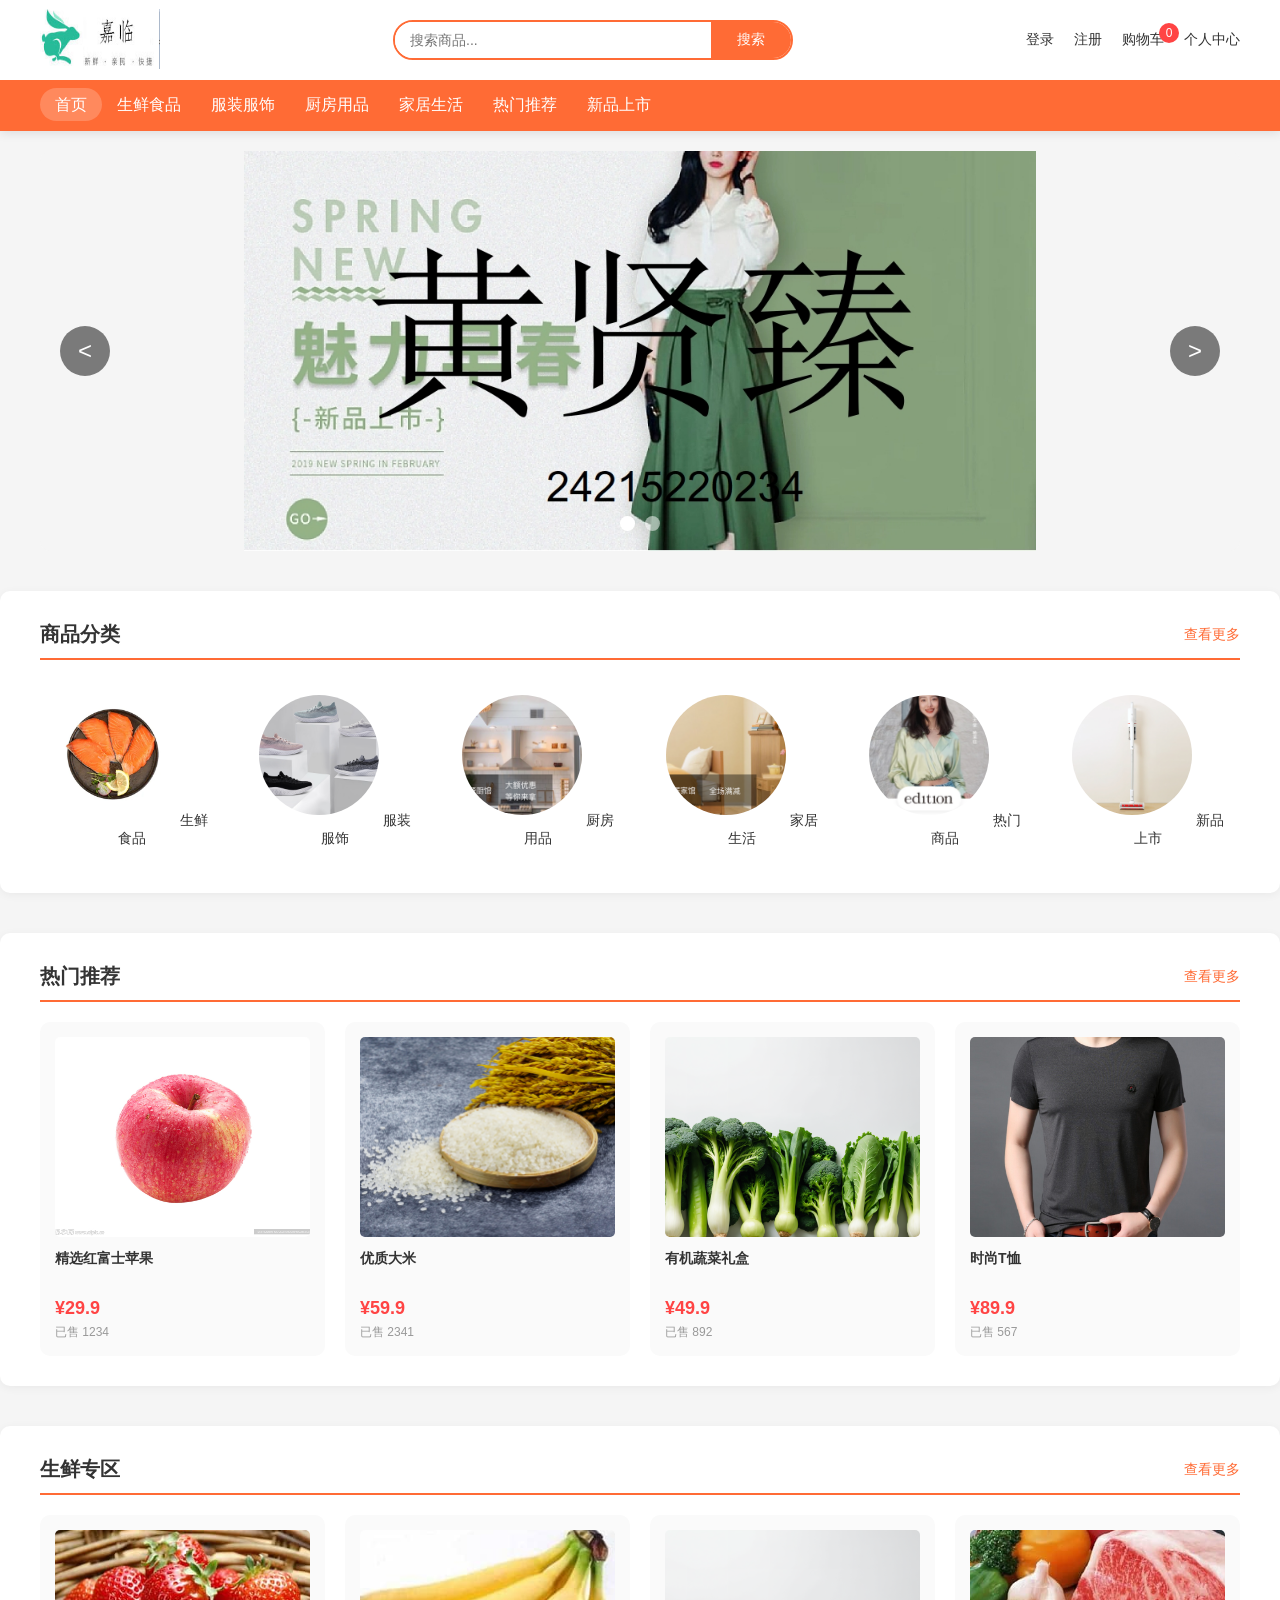
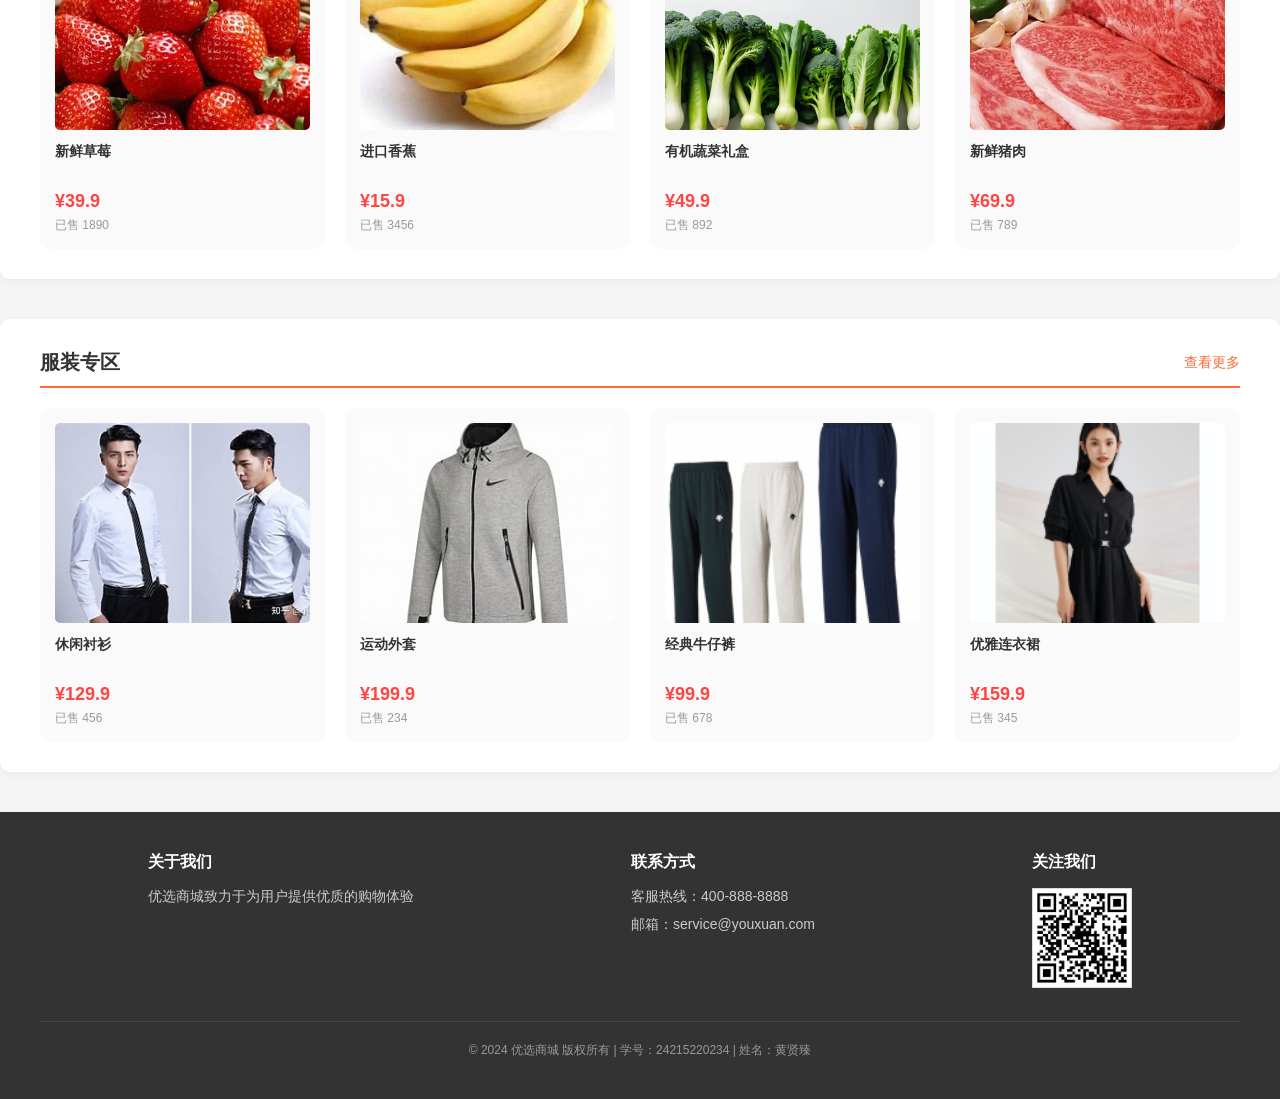
<file: index.html>
<!DOCTYPE html>
<html lang="zh-CN">
<head>
    <meta charset="UTF-8">
    <meta name="viewport" content="width=device-width, initial-scale=1.0">
    <title>优选商城 - 您的品质生活专家</title>
    <link rel="stylesheet" href="css/style.css">
    <link rel="stylesheet" href="css/index.css">
</head>
<body>
    <!-- 顶部导航栏 -->
    <header class="header">
        <div class="header-top">
            <div class="container">
                <div class="header-left">
                    <a href="#" class="logo">
                        <img src="images/LOGO.PNG" alt="优选商城">
                    </a>
                </div>
                <div class="header-center">
                    <div class="search-box">
                        <input type="text" id="search-input" placeholder="搜索商品...">
                        <button id="search-btn">搜索</button>
                    </div>
                </div>
                <div class="header-right">
                    <a href="login.html" class="nav-link">登录</a>
                    <a href="register.html" class="nav-link">注册</a>
                    <a href="cart.html" class="nav-link cart-icon">
                        <span>购物车</span>
                        <span class="cart-count">0</span>
                    </a>
                    <a href="profile.html" class="nav-link">个人中心</a>
                </div>
            </div>
        </div>
        
        <!-- 分类导航 -->
        <nav class="category-nav">
            <div class="container">
                <ul class="category-list">
                    <li><a href="index.html" class="active">首页</a></li>
                    <li><a href="product.html?category=fresh">生鲜食品</a></li>
                    <li><a href="product.html?category=clothes">服装服饰</a></li>
                    <li><a href="product.html?category=kitchen">厨房用品</a></li>
                    <li><a href="product.html?category=home">家居生活</a></li>
                    <li><a href="product.html?category=hot">热门推荐</a></li>
                    <li><a href="product.html?category=new">新品上市</a></li>
                </ul>
            </div>
        </nav>
    </header>

    <!-- 轮播图区域 -->
    <section class="carousel-section">
        <div class="container">
            <div class="carousel-wrapper" id="carousel">
                <div class="carousel-track">
                    <div class="carousel-item active">
                        <img src="images/banner1.jpeg" alt="轮播图1">
                    </div>
                    <div class="carousel-item">
                        <img src="images/banner_1.png" alt="轮播图2">
                    </div>
                </div>
                <button class="carousel-prev" id="prev-btn">&lt;</button>
                <button class="carousel-next" id="next-btn">&gt;</button>
                <div class="carousel-indicators" id="indicators">
                    <span class="indicator active" data-index="0"></span>
                    <span class="indicator" data-index="1"></span>
                </div>
            </div>
        </div>
    </section>

    <!-- 商品分类区域 -->
    <section class="category-section">
        <div class="container">
            <div class="section-title">
                <h2>商品分类</h2>
                <span class="more">查看更多</span>
            </div>
            <div class="category-grid">
                <div class="category-item">
                    <img src="images/fresh_goods_1.jpg" alt="生鲜">
                    <span>生鲜食品</span>
                </div>
                <div class="category-item">
                    <img src="images/clothes1.png" alt="服装">
                    <span>服装服饰</span>
                </div>
                <div class="category-item">
                    <img src="images/kitchen_left.png" alt="厨房">
                    <span>厨房用品</span>
                </div>
                <div class="category-item">
                    <img src="images/home_left.png" alt="家居">
                    <span>家居生活</span>
                </div>
                <div class="category-item">
                    <img src="images/hot1.png" alt="热门">
                    <span>热门商品</span>
                </div>
                <div class="category-item">
                    <img src="images/new_goods_1.jpg" alt="新品">
                    <span>新品上市</span>
                </div>
            </div>
        </div>
    </section>

   <!-- 热门商品区域 -->
<section class="hot-section">
    <div class="container">
        <div class="section-title">
            <h2>热门推荐</h2>
            <span class="more">查看更多</span>
        </div>
        <div class="product-grid">
            <div class="product-item">
                <a href="product-detail.html?id=1">
                    <img src="images/apple.jpg" alt="热门商品1">
                </a>
                <h3><a href="product-detail.html?id=1">精选红富士苹果</a></h3>
                <p class="price">¥29.9</p>
                <p class="sales">已售 1234</p>
            </div>
            <div class="product-item">
                <a href="product-detail.html?id=6">
                    <img src="images/mi.jpg" alt="热门商品2">
                </a>
                <h3><a href="product-detail.html?id=6">优质大米</a></h3>
                <p class="price">¥59.9</p>
                <p class="sales">已售 2341</p>
            </div>
            <div class="product-item">
                <a href="product-detail.html?id=3">
                    <img src="images/wegitable.png" alt="热门商品3">
                </a>
                <h3><a href="product-detail.html?id=3">有机蔬菜礼盒</a></h3>
                <p class="price">¥49.9</p>
                <p class="sales">已售 892</p>
            </div>
            <div class="product-item">
                <a href="product-detail.html?id=11">
                    <img src="images/Tshit.jpg" alt="热门商品4">
                </a>
                <h3><a href="product-detail.html?id=11">时尚T恤</a></h3>
                <p class="price">¥89.9</p>
                <p class="sales">已售 567</p>
            </div>
        </div>
    </div>
</section>

    <!-- 生鲜专区 -->
    <section class="fresh-section">
        <div class="container">
            <div class="section-title">
                <h2>生鲜专区</h2>
                <span class="more">查看更多</span>
            </div>
            <div class="product-grid">
                <div class="product-item">
                    <a href="product-detail.html?id=5">
                        <img src="images/caomei.jpg" alt="生鲜1">
                    </a>
                    <h3><a href="product-detail.html?id=5">新鲜草莓</a></h3>
                    <p class="price">¥39.9</p>
                    <p class="sales">已售 1890</p>
                </div>
                <div class="product-item">
                    <a href="product-detail.html?id=2">
                        <img src="images/banana.jpg" alt="生鲜2">
                    </a>
                    <h3><a href="product-detail.html?id=2">进口香蕉</a></h3>
                    <p class="price">¥15.9</p>
                    <p class="sales">已售 3456</p>
                </div>
                <div class="product-item">
                    <a href="product-detail.html?id=3">
                        <img src="images/wegitable.png" alt="生鲜3">
                    </a>
                    <h3><a href="product-detail.html?id=3">有机蔬菜礼盒</a></h3>
                    <p class="price">¥49.9</p>
                    <p class="sales">已售 892</p>
                </div>
                <div class="product-item">
                    <a href="product-detail.html?id=4">
                        <img src="images/pigru.jpg" alt="生鲜4">
                    </a>
                    <h3><a href="product-detail.html?id=4">新鲜猪肉</a></h3>
                    <p class="price">¥69.9</p>
                    <p class="sales">已售 789</p>
                </div>
            </div>
        </div>
    </section>

    <!-- 服装专区 -->
    <section class="clothes-section">
        <div class="container">
            <div class="section-title">
                <h2>服装专区</h2>
                <span class="more">查看更多</span>
            </div>
            <div class="product-grid">
                <div class="product-item">
                    <a href="product-detail.html?id=7">
                        <img src="images/freeclothe.jpg" alt="服装1">
                    </a>
                    <h3><a href="product-detail.html?id=7">休闲衬衫</a></h3>
                    <p class="price">¥129.9</p>
                    <p class="sales">已售 456</p>
                </div>
                <div class="product-item">
                    <a href="product-detail.html?id=8">
                        <img src="images/gogogo.jpg" alt="服装2">
                    </a>
                    <h3><a href="product-detail.html?id=8">运动外套</a></h3>
                    <p class="price">¥199.9</p>
                    <p class="sales">已售 234</p>
                </div>
                <div class="product-item">
                    <a href="product-detail.html?id=9">
                        <img src="images/clothes8.png" alt="服装3">
                    </a>
                    <h3><a href="product-detail.html?id=9">经典牛仔裤</a></h3>
                    <p class="price">¥99.9</p>
                    <p class="sales">已售 678</p>
                </div>
                <div class="product-item">
                    <a href="product-detail.html?id=10">
                        <img src="images/clothes5.png" alt="服装4">
                    </a>
                    <h3><a href="product-detail.html?id=10">优雅连衣裙</a></h3>
                    <p class="price">¥159.9</p>
                    <p class="sales">已售 345</p>
                </div>
            </div>
        </div>
    </section>

    <!-- 页脚 -->
    <footer class="footer">
        <div class="container">
            <div class="footer-content">
                <div class="footer-section">
                    <h3>关于我们</h3>
                    <p>优选商城致力于为用户提供优质的购物体验</p>
                </div>
                <div class="footer-section">
                    <h3>联系方式</h3>
                    <p>客服热线：400-888-8888</p>
                    <p>邮箱：service@youxuan.com</p>
                </div>
                <div class="footer-section">
                    <h3>关注我们</h3>
                    <img src="images/wechat.png" alt="微信公众号" class="wechat-qrcode">
                </div>
            </div>
            <div class="footer-bottom">
                <p>© 2024 优选商城 版权所有 | 学号：24215220234 | 姓名：黄贤臻</p>
            </div>
        </div>
    </footer>

    <!-- JavaScript -->
    <script src="js/main.js"></script>
    <script src="js/carousel.js"></script>
    <script src="js/search.js"></script>
</body>
</html>
</file>
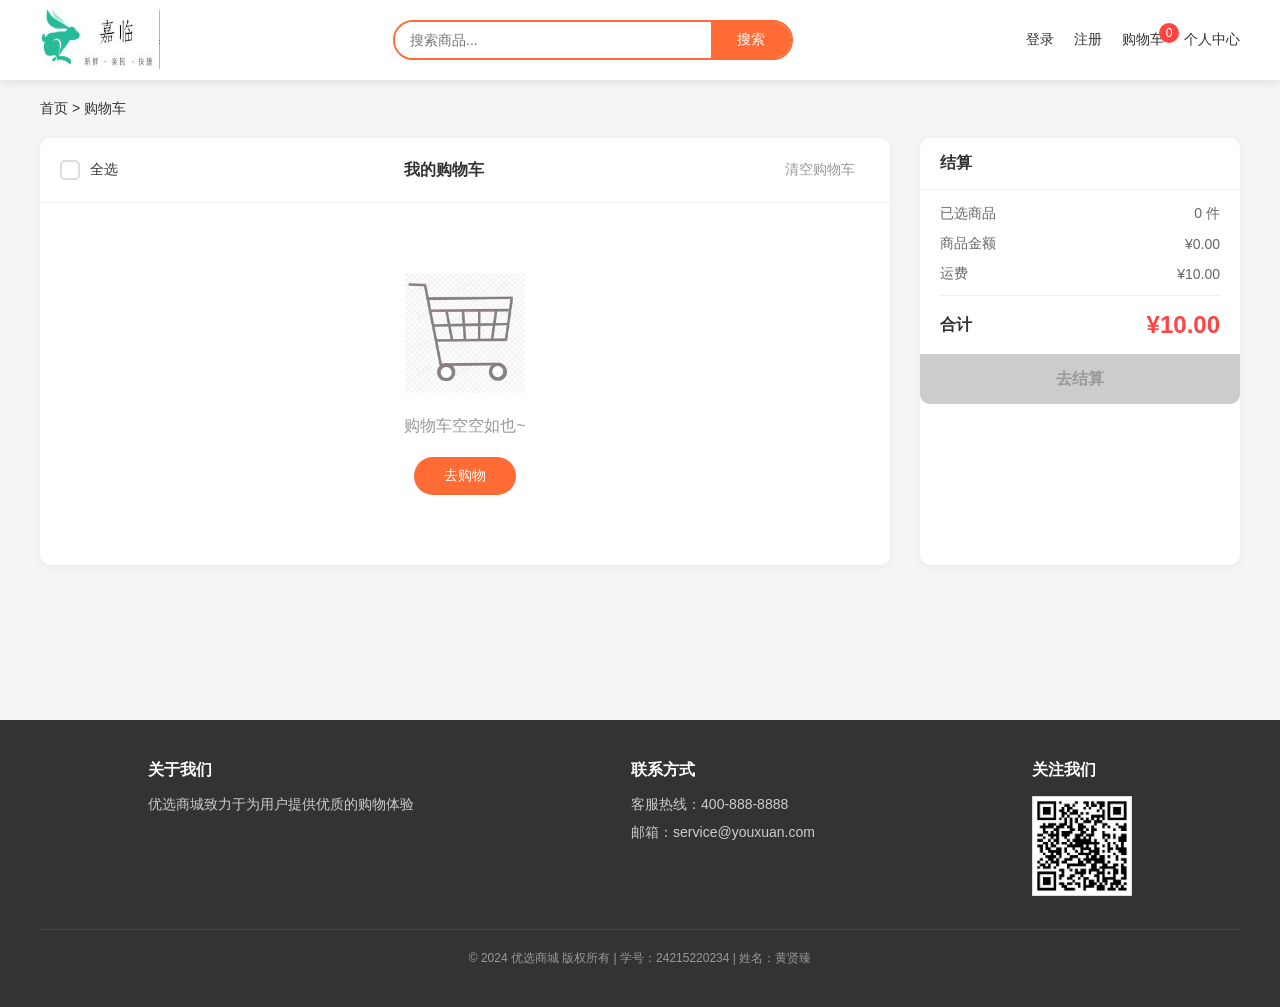
<file: cart.html>
<!DOCTYPE html>
<html lang="zh-CN">
<head>
    <meta charset="UTF-8">
    <meta name="viewport" content="width=device-width, initial-scale=1.0">
    <title>优选商城 - 购物车</title>
    <link rel="stylesheet" href="css/style.css">
    <link rel="stylesheet" href="css/cart.css">
</head>
<body>
    <!-- 顶部导航栏 -->
    <header class="header">
        <div class="header-top">
            <div class="container">
                <div class="header-left">
                    <a href="index.html" class="logo">
                        <img src="images/LOGO.PNG" alt="优选商城">
                    </a>
                </div>
                <div class="header-center">
                    <div class="search-box">
                        <input type="text" id="search-input" placeholder="搜索商品...">
                        <button id="search-btn">搜索</button>
                    </div>
                </div>
                <div class="header-right">
                    <a href="login.html" class="nav-link">登录</a>
                    <a href="register.html" class="nav-link">注册</a>
                    <a href="cart.html" class="nav-link cart-icon active">
                        <span>购物车</span>
                        <span class="cart-count">0</span>
                    </a>
                    <a href="profile.html" class="nav-link">个人中心</a>
                </div>
            </div>
        </div>
    </header>

    <!-- 主体内容 -->
    <main class="cart-main">
        <div class="container">
            <!-- 面包屑导航 -->
            <div class="breadcrumb">
                <a href="index.html">首页</a>
                <span>></span>
                <span>购物车</span>
            </div>
            
            <!-- 购物车区域 -->
            <div class="cart-container" id="cart-container">
                <!-- 购物车列表 -->
                <div class="cart-list">
                    <div class="cart-header">
                        <label class="checkbox-label">
                            <input type="checkbox" id="select-all" class="select-all">
                            <span class="checkmark"></span>
                            全选
                        </label>
                        <span class="cart-title">我的购物车</span>
                        <button class="clear-cart-btn" id="clear-cart-btn">清空购物车</button>
                    </div>
                    
                    <!-- 购物车商品列表 -->
                    <div class="cart-items" id="cart-items">
                        <!-- 购物车为空 -->
                        <div class="empty-cart" id="empty-cart">
                            <img src="images/shoppingcar.jpg" alt="购物车为空">
                            <p>购物车空空如也~</p>
                            <a href="product.html" class="go-shopping-btn">去购物</a>
                        </div>
                    </div>
                </div>
                
                <!-- 结算区域 -->
                <div class="cart-summary">
                    <div class="summary-header">
                        <h3>结算</h3>
                    </div>
                    <div class="summary-content">
                        <div class="summary-row">
                            <span>已选商品</span>
                            <span id="selected-count">0</span>
                        </div>
                        <div class="summary-row">
                            <span>商品金额</span>
                            <span id="subtotal">¥0.00</span>
                        </div>
                        <div class="summary-row">
                            <span>运费</span>
                            <span id="shipping">¥0.00</span>
                        </div>
                        <div class="summary-row total">
                            <span>合计</span>
                            <span id="total">¥0.00</span>
                        </div>
                    </div>
                    <button class="checkout-btn" id="checkout-btn" disabled>去结算</button>
                </div>
            </div>
        </div>
    </main>

    <!-- 页脚 -->
    <footer class="footer">
        <div class="container">
            <div class="footer-content">
                <div class="footer-section">
                    <h3>关于我们</h3>
                    <p>优选商城致力于为用户提供优质的购物体验</p>
                </div>
                <div class="footer-section">
                    <h3>联系方式</h3>
                    <p>客服热线：400-888-8888</p>
                    <p>邮箱：service@youxuan.com</p>
                </div>
                <div class="footer-section">
                    <h3>关注我们</h3>
                    <img src="images/wechat.png" alt="微信公众号" class="wechat-qrcode">
                </div>
            </div>
            <div class="footer-bottom">
                <p>© 2024 优选商城 版权所有 | 学号：24215220234 | 姓名：黄贤臻</p>
            </div>
        </div>
    </footer>

    <!-- JavaScript -->
    <script src="js/main.js"></script>
    <script src="js/search.js"></script>
    <script src="js/cart.js"></script>
</body>
</html>
</file>
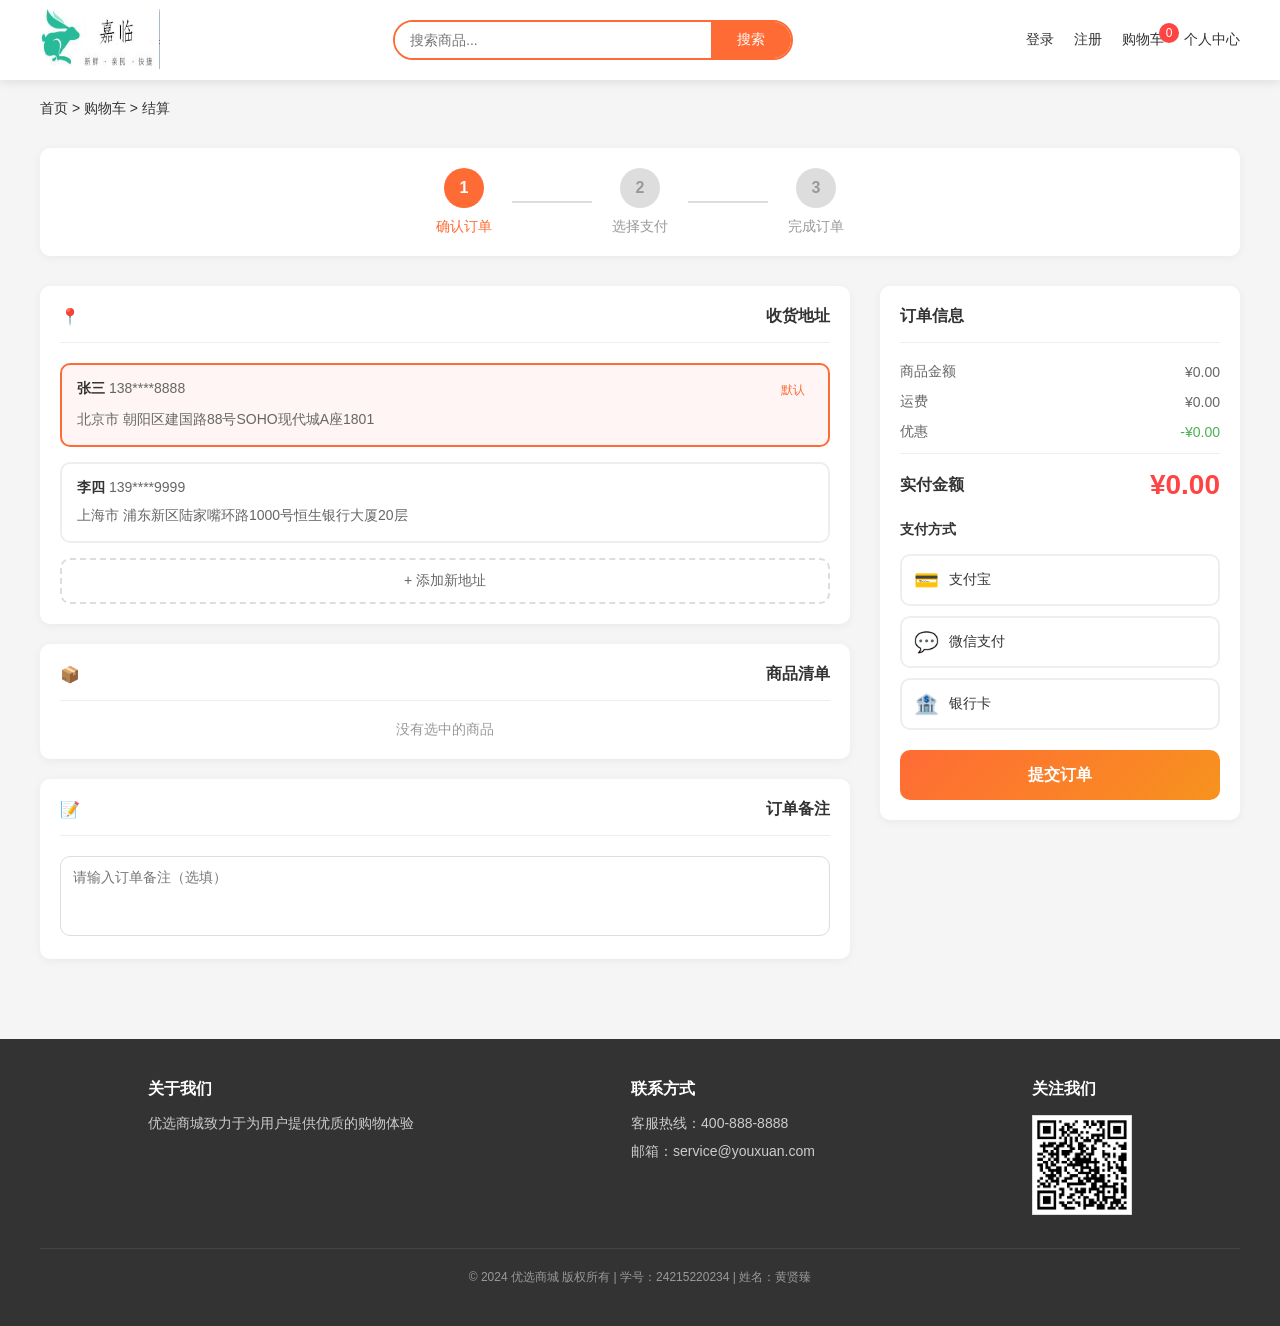
<file: checkout.html>
<!DOCTYPE html>
<html lang="zh-CN">
<head>
    <meta charset="UTF-8">
    <meta name="viewport" content="width=device-width, initial-scale=1.0">
    <title>优选商城 - 结算</title>
    <link rel="stylesheet" href="css/style.css">
    <link rel="stylesheet" href="css/cart.css">
</head>
<body>
    <!-- 顶部导航栏 -->
    <header class="header">
        <div class="header-top">
            <div class="container">
                <div class="header-left">
                    <a href="index.html" class="logo">
                        <img src="images/LOGO.PNG" alt="优选商城">
                    </a>
                </div>
                <div class="header-center">
                    <div class="search-box">
                        <input type="text" id="search-input" placeholder="搜索商品...">
                        <button id="search-btn">搜索</button>
                    </div>
                </div>
                <div class="header-right">
                    <a href="login.html" class="nav-link">登录</a>
                    <a href="register.html" class="nav-link">注册</a>
                    <a href="cart.html" class="nav-link cart-icon">
                        <span>购物车</span>
                        <span class="cart-count">0</span>
                    </a>
                    <a href="profile.html" class="nav-link">个人中心</a>
                </div>
            </div>
        </div>
    </header>

    <!-- 主体内容 -->
    <main class="checkout-main">
        <div class="container">
            <!-- 面包屑导航 -->
            <div class="breadcrumb">
                <a href="index.html">首页</a>
                <span>></span>
                <a href="cart.html">购物车</a>
                <span>></span>
                <span>结算</span>
            </div>
            
            <!-- 结算步骤 -->
            <div class="checkout-steps">
                <div class="step active">
                    <span class="step-number">1</span>
                    <span class="step-name">确认订单</span>
                </div>
                <div class="step-line"></div>
                <div class="step">
                    <span class="step-number">2</span>
                    <span class="step-name">选择支付</span>
                </div>
                <div class="step-line"></div>
                <div class="step">
                    <span class="step-number">3</span>
                    <span class="step-name">完成订单</span>
                </div>
            </div>
            
            <!-- 结算表单 -->
            <div class="checkout-container">
                <!-- 左侧表单 -->
                <div class="checkout-left">
                    <!-- 收货地址 -->
                    <div class="checkout-section">
                        <h3 class="section-title">
                            <span>📍</span> 收货地址
                        </h3>
                        <div class="address-list" id="address-list">
                            <!-- 地址列表 -->
                        </div>
                        <button class="add-address-btn" id="add-address-btn">+ 添加新地址</button>
                    </div>
                    
                    <!-- 商品清单 -->
                    <div class="checkout-section">
                        <h3 class="section-title">
                            <span>📦</span> 商品清单
                        </h3>
                        <div class="product-list" id="product-list">
                            <!-- 商品列表 -->
                        </div>
                    </div>
                    
                    <!-- 订单备注 -->
                    <div class="checkout-section">
                        <h3 class="section-title">
                            <span>📝</span> 订单备注
                        </h3>
                        <textarea id="order-note" placeholder="请输入订单备注（选填）"></textarea>
                    </div>
                </div>
                
                <!-- 右侧订单信息 -->
                <div class="checkout-right">
                    <div class="order-summary">
                        <h3 class="summary-title">订单信息</h3>
                        
                        <div class="summary-row">
                            <span>商品金额</span>
                            <span id="subtotal">¥0.00</span>
                        </div>
                        <div class="summary-row">
                            <span>运费</span>
                            <span id="shipping">¥0.00</span>
                        </div>
                        <div class="summary-row discount">
                            <span>优惠</span>
                            <span id="discount">-¥0.00</span>
                        </div>
                        <div class="summary-row total">
                            <span>实付金额</span>
                            <span id="total">¥0.00</span>
                        </div>
                        
                        <div class="payment-section">
                            <h4>支付方式</h4>
                            <div class="payment-options">
                                <label class="payment-option">
                                    <input type="radio" name="payment" value="alipay" checked>
                                    <span class="payment-icon">💳</span>
                                    <span>支付宝</span>
                                </label>
                                <label class="payment-option">
                                    <input type="radio" name="payment" value="wechat">
                                    <span class="payment-icon">💬</span>
                                    <span>微信支付</span>
                                </label>
                                <label class="payment-option">
                                    <input type="radio" name="payment" value="card">
                                    <span class="payment-icon">🏦</span>
                                    <span>银行卡</span>
                                </label>
                            </div>
                        </div>
                        
                        <button class="submit-order-btn" id="submit-order-btn">提交订单</button>
                    </div>
                </div>
            </div>
        </div>
    </main>

    <!-- 添加地址弹窗 -->
    <div class="modal-overlay" id="address-modal">
        <div class="modal-content">
            <div class="modal-header">
                <h3>添加收货地址</h3>
                <button class="close-modal" id="close-modal">×</button>
            </div>
            <form id="address-form">
                <div class="form-group">
                    <label>收货人</label>
                    <input type="text" id="contact-name" required placeholder="请输入收货人姓名">
                </div>
                <div class="form-group">
                    <label>手机号</label>
                    <input type="tel" id="contact-phone" required placeholder="请输入手机号">
                </div>
                <div class="form-group">
                    <label>所在地区</label>
                    <select id="address-region">
                        <option value="">请选择地区</option>
                        <option value="北京">北京市</option>
                        <option value="上海">上海市</option>
                        <option value="广州">广州市</option>
                        <option value="深圳">深圳市</option>
                        <option value="杭州">杭州市</option>
                        <option value="成都">成都市</option>
                    </select>
                </div>
                <div class="form-group">
                    <label>详细地址</label>
                    <textarea id="address-detail" required placeholder="请输入详细地址"></textarea>
                </div>
                <div class="form-group">
                    <label class="checkbox-label">
                        <input type="checkbox" id="is-default">
                        <span class="checkmark"></span>
                        设置为默认地址
                    </label>
                </div>
                <button type="submit" class="save-address-btn">保存地址</button>
            </form>
        </div>
    </div>

    <!-- 支付弹窗 -->
    <div class="modal-overlay" id="payment-modal">
        <div class="modal-content payment-modal">
            <div class="modal-header">
                <h3>选择支付方式</h3>
            </div>
            <div class="payment-amount">
                <span>支付金额</span>
                <span id="payment-amount">¥0.00</span>
            </div>
            <div class="payment-methods">
                <button class="payment-method" data-method="alipay">
                    <span class="method-icon">💳</span>
                    <span>支付宝支付</span>
                </button>
                <button class="payment-method" data-method="wechat">
                    <span class="method-icon">💬</span>
                    <span>微信支付</span>
                </button>
            </div>
            <div class="modal-footer">
                <button class="cancel-payment">取消</button>
            </div>
        </div>
    </div>

    <!-- 订单成功弹窗 -->
    <div class="modal-overlay" id="success-modal">
        <div class="modal-content success-modal">
            <div class="success-icon">✓</div>
            <h3>订单提交成功！</h3>
            <p>感谢您的购买，我们会尽快为您发货</p>
            <div class="success-actions">
                <button class="view-order-btn" id="view-order-btn">查看订单</button>
                <button class="continue-shopping-btn" id="continue-shopping-btn">继续购物</button>
            </div>
        </div>
    </div>

    <!-- 页脚 -->
    <footer class="footer">
        <div class="container">
            <div class="footer-content">
                <div class="footer-section">
                    <h3>关于我们</h3>
                    <p>优选商城致力于为用户提供优质的购物体验</p>
                </div>
                <div class="footer-section">
                    <h3>联系方式</h3>
                    <p>客服热线：400-888-8888</p>
                    <p>邮箱：service@youxuan.com</p>
                </div>
                <div class="footer-section">
                    <h3>关注我们</h3>
                    <img src="images/wechat.png" alt="微信公众号" class="wechat-qrcode">
                </div>
            </div>
            <div class="footer-bottom">
                <p>© 2024 优选商城 版权所有 | 学号：24215220234 | 姓名：黄贤臻</p>
            </div>
        </div>
    </footer>

    <!-- JavaScript -->
    <script src="js/main.js"></script>
    <script src="js/search.js"></script>
    <script src="js/cart.js"></script>
</body>
</html>
</file>
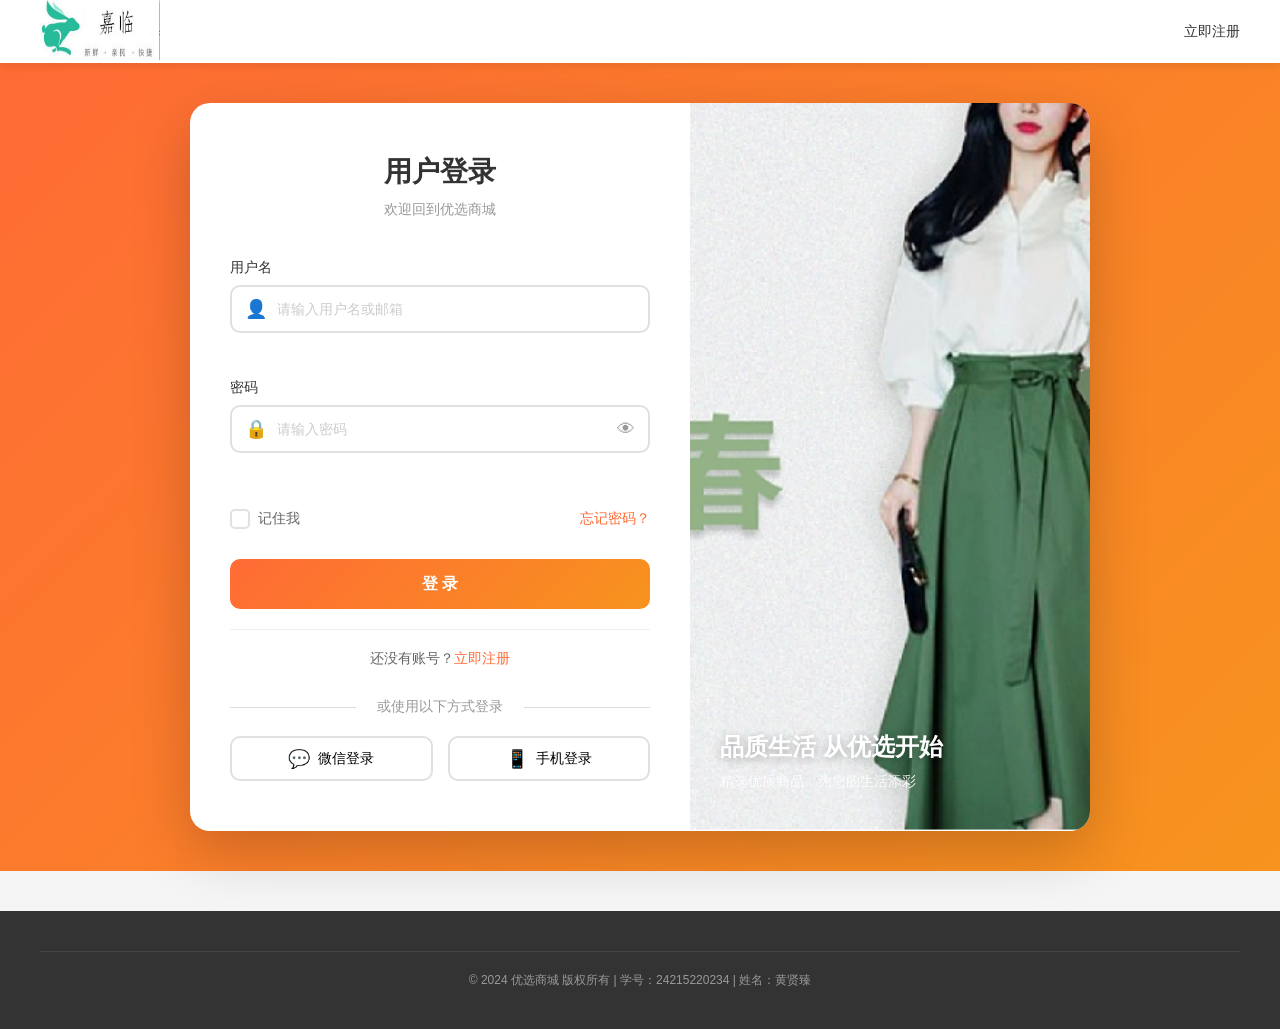
<file: login.html>
<!DOCTYPE html>
<html lang="zh-CN">
<head>
    <meta charset="UTF-8">
    <meta name="viewport" content="width=device-width, initial-scale=1.0">
    <title>优选商城 - 用户登录</title>
    <link rel="stylesheet" href="css/style.css">
    <link rel="stylesheet" href="css/login.css">
</head>
<body>
    <!-- 顶部导航 -->
    <header class="header">
        <div class="container">
            <div class="header-left">
                <a href="index.html" class="logo">
                    <img src="images/LOGO.PNG" alt="优选商城">
                </a>
            </div>
            <div class="header-right">
                <a href="register.html" class="nav-link">立即注册</a>
            </div>
        </div>
    </header>

    <!-- 登录主体 -->
    <main class="login-main">
        <div class="login-container">
            <div class="login-box">
                <div class="login-header">
                    <h2>用户登录</h2>
                    <p>欢迎回到优选商城</p>
                </div>
                
                <form id="login-form" class="login-form">
                    <div class="form-group">
                        <label for="username">用户名</label>
                        <div class="input-wrapper">
                            <span class="input-icon">👤</span>
                            <input type="text" id="username" name="username" placeholder="请输入用户名或邮箱" required>
                        </div>
                        <span class="error-message" id="username-error"></span>
                    </div>
                    
                    <div class="form-group">
                        <label for="password">密码</label>
                        <div class="input-wrapper">
                            <span class="input-icon">🔒</span>
                            <input type="password" id="password" name="password" placeholder="请输入密码" required>
                            <span class="toggle-password" id="toggle-password">👁</span>
                        </div>
                        <span class="error-message" id="password-error"></span>
                    </div>
                    
                    <div class="form-options">
                        <label class="checkbox-label">
                            <input type="checkbox" id="remember-me">
                            <span class="checkmark"></span>
                            记住我
                        </label>
                        <a href="#" class="forgot-password">忘记密码？</a>
                    </div>
                    
                    <button type="submit" class="login-btn">登 录</button>
                </form>
                
                <div class="login-footer">
                    <p>还没有账号？<a href="register.html">立即注册</a></p>
                </div>
                
                <div class="social-login">
                    <span class="divider">或使用以下方式登录</span>
                    <div class="social-buttons">
                        <button class="social-btn wechat">
                            <span>💬</span>
                            微信登录
                        </button>
                        <button class="social-btn phone">
                            <span>📱</span>
                            手机登录
                        </button>
                    </div>
                </div>
            </div>
            
            <!-- 右侧装饰图 -->
            <div class="login-banner">
                <img src="images/banner1.png" alt="登录banner">
                <div class="banner-content">
                    <h3>品质生活 从优选开始</h3>
                    <p>精选优质商品，为您的生活添彩</p>
                </div>
            </div>
        </div>
    </main>

    <!-- 页脚 -->
    <footer class="footer">
        <div class="container">
            <div class="footer-bottom">
                <p>© 2024 优选商城 版权所有 | 学号：24215220234 | 姓名：黄贤臻</p>
            </div>
        </div>
    </footer>

    <!-- JavaScript -->
    <script src="js/main.js"></script>
    <script src="js/form-validation.js"></script>
</body>
</html>
</file>
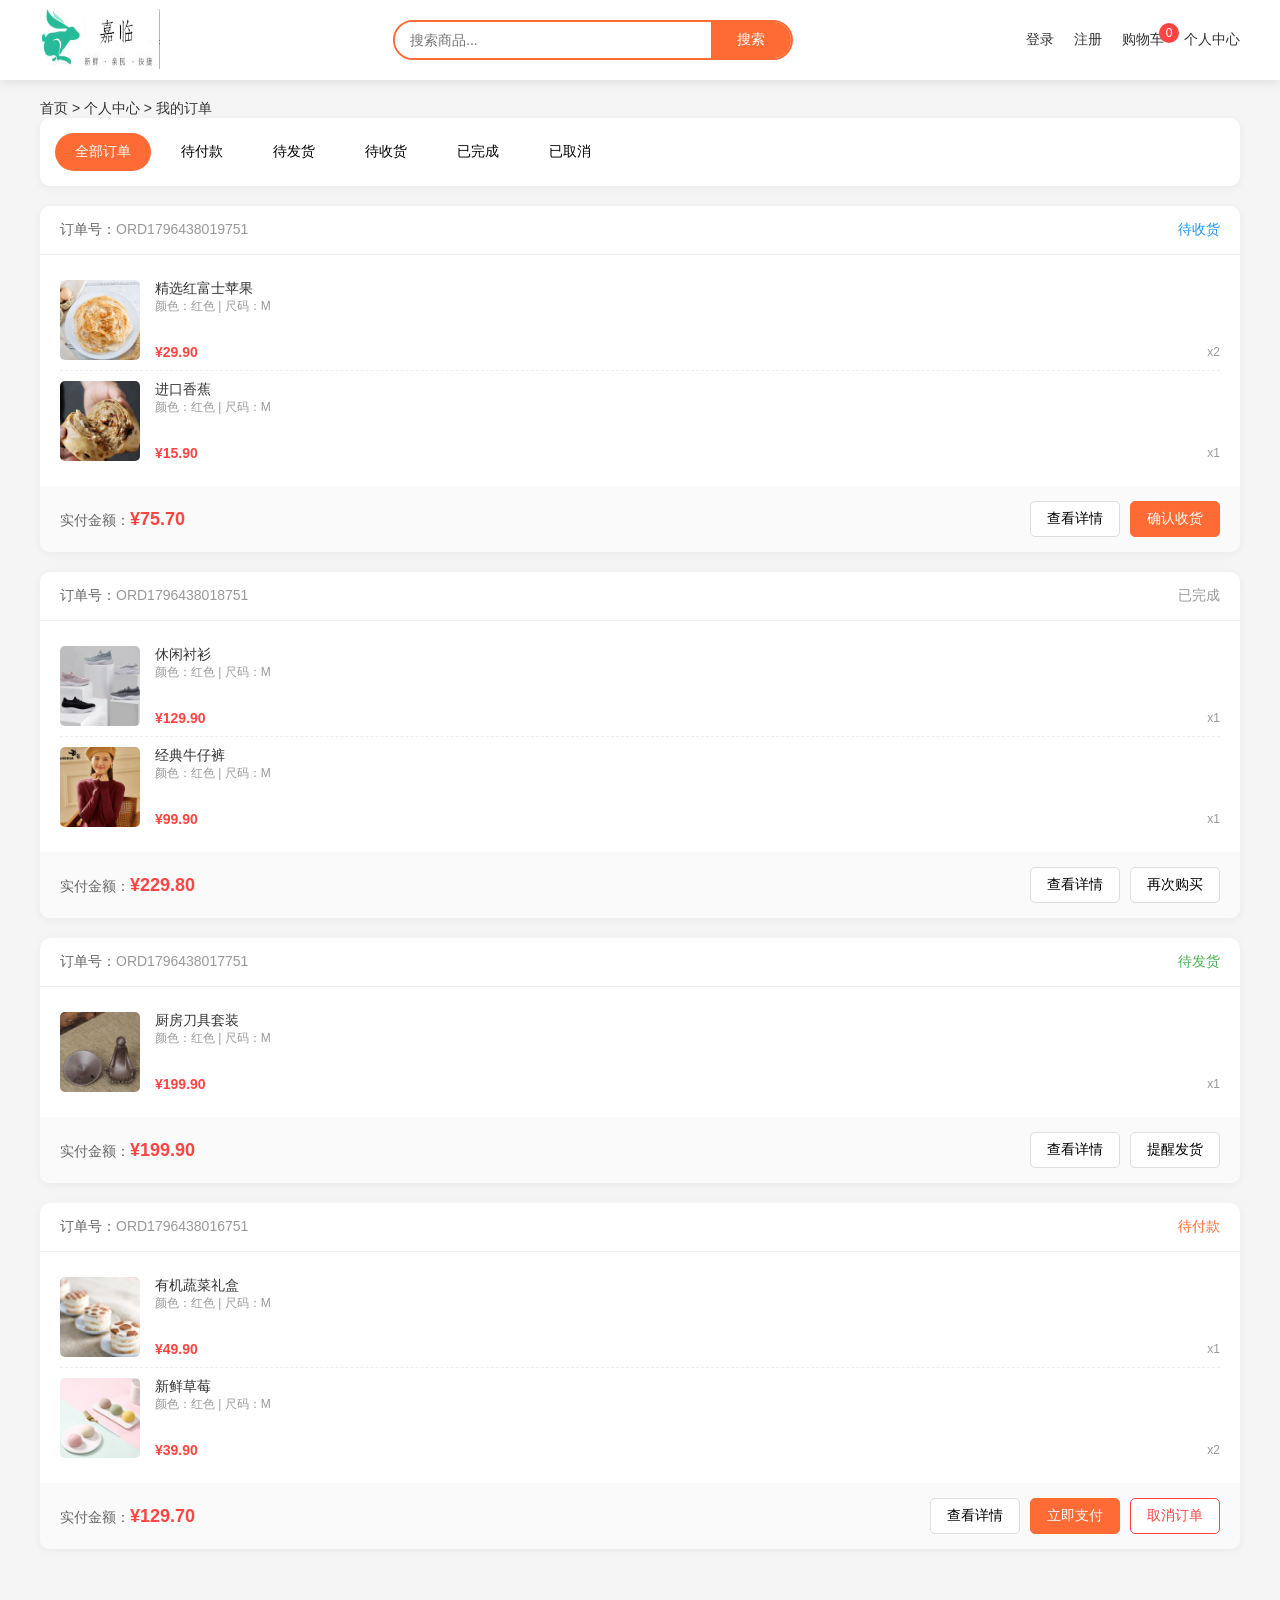
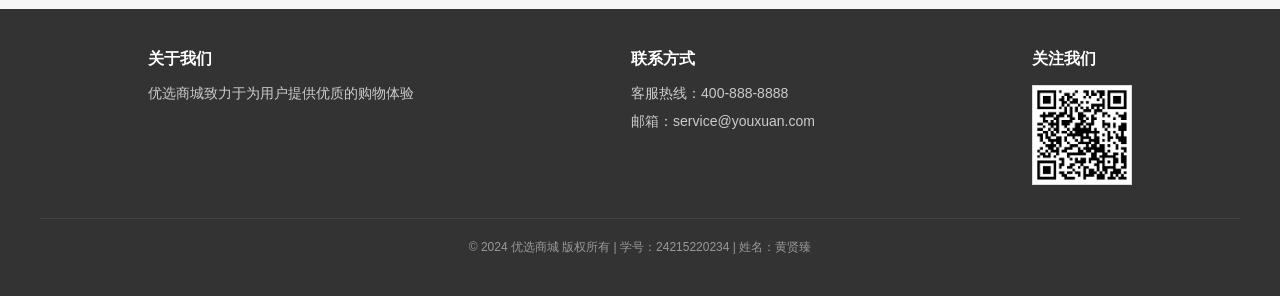
<file: order.html>
<!DOCTYPE html>
<html lang="zh-CN">
<head>
    <meta charset="UTF-8">
    <meta name="viewport" content="width=device-width, initial-scale=1.0">
    <title>优选商城 - 我的订单</title>
    <link rel="stylesheet" href="css/style.css">
    <link rel="stylesheet" href="css/profile.css">
</head>
<body>
    <!-- 顶部导航栏 -->
    <header class="header">
        <div class="header-top">
            <div class="container">
                <div class="header-left">
                    <a href="index.html" class="logo">
                        <img src="images/LOGO.PNG" alt="优选商城">
                    </a>
                </div>
                <div class="header-center">
                    <div class="search-box">
                        <input type="text" id="search-input" placeholder="搜索商品...">
                        <button id="search-btn">搜索</button>
                    </div>
                </div>
                <div class="header-right">
                    <a href="login.html" class="nav-link">登录</a>
                    <a href="register.html" class="nav-link">注册</a>
                    <a href="cart.html" class="nav-link cart-icon">
                        <span>购物车</span>
                        <span class="cart-count">0</span>
                    </a>
                    <a href="profile.html" class="nav-link">个人中心</a>
                </div>
            </div>
        </div>
    </header>

    <!-- 主体内容 -->
    <main class="order-main">
        <div class="container">
            <!-- 面包屑导航 -->
            <div class="breadcrumb">
                <a href="index.html">首页</a>
                <span>></span>
                <a href="profile.html">个人中心</a>
                <span>></span>
                <span>我的订单</span>
            </div>
            
            <!-- 订单状态筛选 -->
            <div class="order-tabs">
                <button class="tab-btn active" data-status="all">全部订单</button>
                <button class="tab-btn" data-status="pending">待付款</button>
                <button class="tab-btn" data-status="paid">待发货</button>
                <button class="tab-btn" data-status="shipped">待收货</button>
                <button class="tab-btn" data-status="completed">已完成</button>
                <button class="tab-btn" data-status="cancelled">已取消</button>
            </div>
            
            <!-- 订单列表 -->
            <div class="order-list" id="order-list">
                <!-- 订单列表将通过JavaScript动态生成 -->
            </div>
        </div>
    </main>

    <!-- 订单详情弹窗 -->
    <div class="modal-overlay" id="order-modal">
        <div class="modal-content order-modal">
            <div class="modal-header">
                <h3>订单详情</h3>
                <button class="close-modal" id="close-order-modal">×</button>
            </div>
            <div class="modal-body" id="order-detail">
                <!-- 订单详情内容 -->
            </div>
        </div>
    </div>

    <!-- 页脚 -->
    <footer class="footer">
        <div class="container">
            <div class="footer-content">
                <div class="footer-section">
                    <h3>关于我们</h3>
                    <p>优选商城致力于为用户提供优质的购物体验</p>
                </div>
                <div class="footer-section">
                    <h3>联系方式</h3>
                    <p>客服热线：400-888-8888</p>
                    <p>邮箱：service@youxuan.com</p>
                </div>
                <div class="footer-section">
                    <h3>关注我们</h3>
                    <img src="images/wechat.png" alt="微信公众号" class="wechat-qrcode">
                </div>
            </div>
            <div class="footer-bottom">
                <p>© 2024 优选商城 版权所有 | 学号：24215220234 | 姓名：黄贤臻</p>
            </div>
        </div>
    </footer>

    <!-- JavaScript -->
    <script src="js/main.js"></script>
    <script src="js/search.js"></script>
    <script src="js/cart.js"></script>
</body>
</html>
</file>
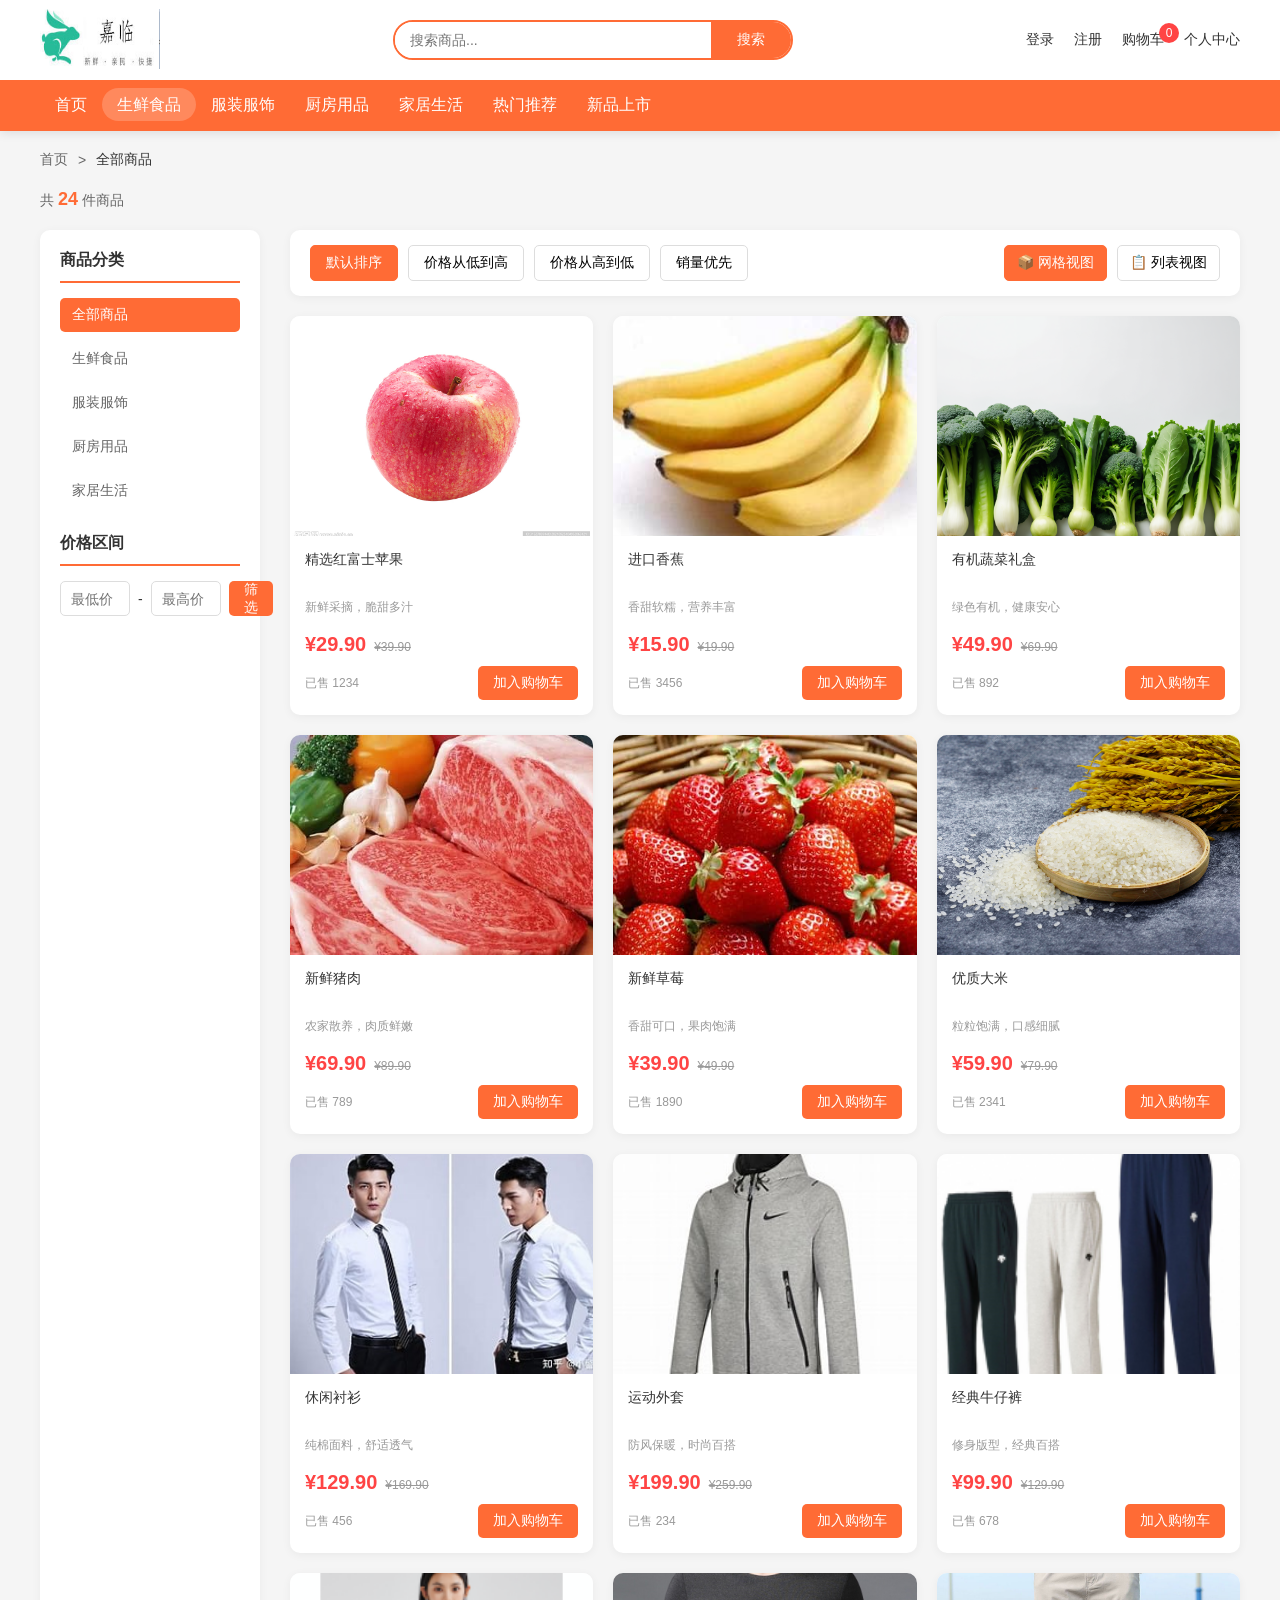
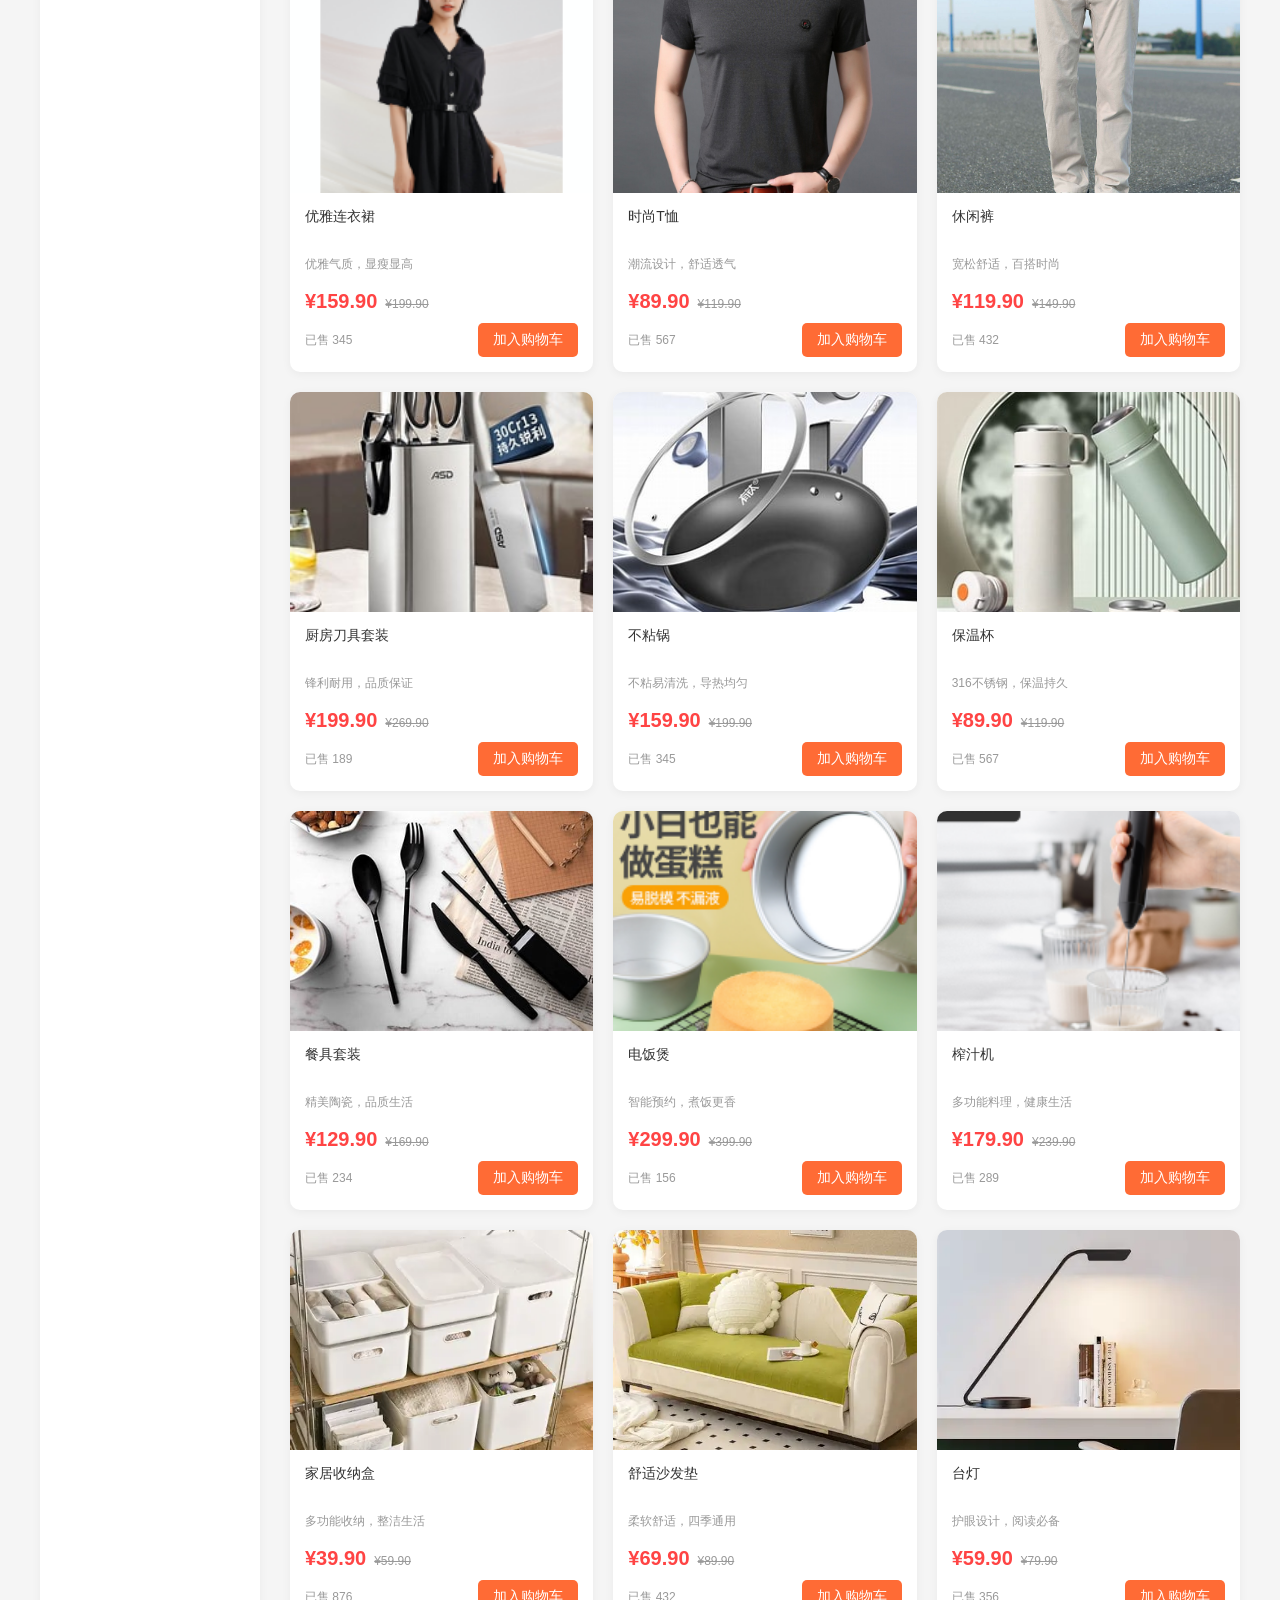
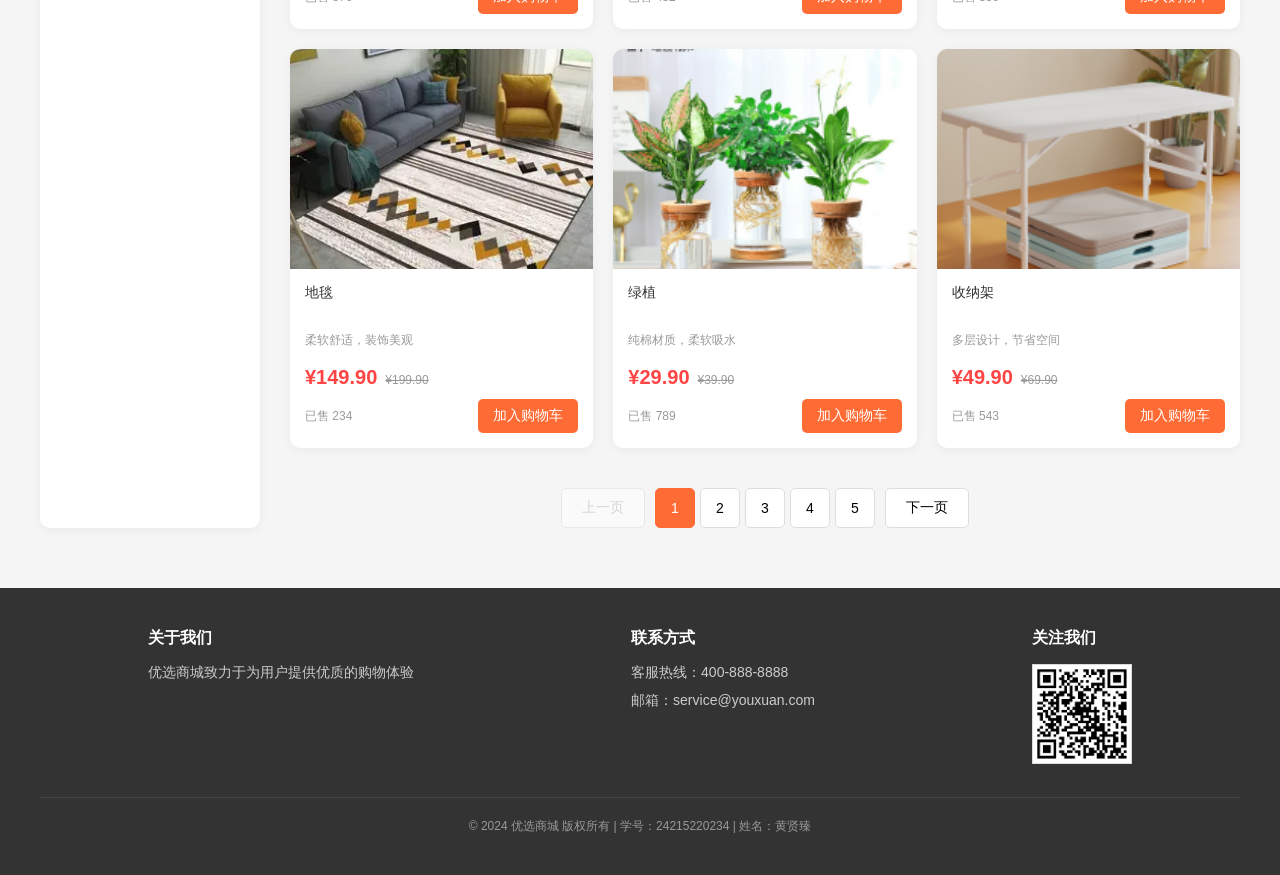
<file: product-detail.html>
<!DOCTYPE html>
<html lang="zh-CN">
<head>
    <meta charset="UTF-8">
    <meta name="viewport" content="width=device-width, initial-scale=1.0">
    <title>优选商城 - 商品详情</title>
    <link rel="stylesheet" href="css/style.css">
    <link rel="stylesheet" href="css/product.css">
</head>
<body>
    <!-- 顶部导航栏 -->
    <header class="header">
        <div class="header-top">
            <div class="container">
                <div class="header-left">
                    <a href="index.html" class="logo">
                        <img src="images/LOGO.PNG" alt="优选商城">
                    </a>
                </div>
                <div class="header-center">
                    <div class="search-box">
                        <input type="text" id="search-input" placeholder="搜索商品...">
                        <button id="search-btn">搜索</button>
                    </div>
                </div>
                <div class="header-right">
                    <a href="login.html" class="nav-link">登录</a>
                    <a href="register.html" class="nav-link">注册</a>
                    <a href="cart.html" class="nav-link cart-icon">
                        <span>购物车</span>
                        <span class="cart-count">0</span>
                    </a>
                    <a href="profile.html" class="nav-link">个人中心</a>
                </div>
            </div>
        </div>
        
        <!-- 分类导航 -->
        <nav class="category-nav">
            <div class="container">
                <ul class="category-list">
                    <li><a href="index.html">首页</a></li>
                    <li><a href="product.html?category=fresh">生鲜食品</a></li>
                    <li><a href="product.html?category=clothes">服装服饰</a></li>
                    <li><a href="product.html?category=kitchen">厨房用品</a></li>
                    <li><a href="product.html?category=home">家居生活</a></li>
                    <li><a href="product.html?category=hot">热门推荐</a></li>
                    <li><a href="product.html?category=new">新品上市</a></li>
                </ul>
            </div>
        </nav>
    </header>

    <!-- 主体内容 -->
    <main class="detail-main">
        <div class="container">
            <!-- 面包屑导航 -->
            <div class="breadcrumb">
                <a href="index.html">首页</a>
                <span>></span>
                <a href="product.html" id="category-link">商品列表</a>
                <span>></span>
                <span id="product-name">商品详情</span>
            </div>
            
            <!-- 商品详情区域 -->
            <div class="detail-content" id="detail-content">
                <!-- 商品图片区域 -->
                <div class="detail-images">
                    <div class="main-image">
                        <img id="main-img" src="" alt="商品图片">
                    </div>
                    <div class="thumbnails">
                        <div class="thumbnail active" data-index="0">
                            <img src="" alt="缩略图1">
                        </div>
                        <div class="thumbnail" data-index="1">
                            <img src="" alt="缩略图2">
                        </div>
                        <div class="thumbnail" data-index="2">
                            <img src="" alt="缩略图3">
                        </div>
                        <div class="thumbnail" data-index="3">
                            <img src="" alt="缩略图4">
                        </div>
                    </div>
                </div>
                
                <!-- 商品信息区域 -->
                <div class="detail-info">
                    <h1 id="detail-title" class="product-title">商品名称</h1>
                    <p id="detail-desc" class="product-desc">商品描述</p>
                    
                    <!-- 价格区域 -->
                    <div class="price-section">
                        <span class="current-price" id="current-price">¥0.00</span>
                        <span class="original-price" id="original-price">¥0.00</span>
                        <span class="discount" id="discount">折扣</span>
                    </div>
                    
                    <!-- 销量和评价 -->
                    <div class="stats-row">
                        <span class="stat-item">销量：<strong id="sales-count">0</strong></span>
                        <span class="stat-divider">|</span>
                        <span class="stat-item">评价：<strong id="review-count">0</strong></span>
                        <span class="stat-divider">|</span>
                        <span class="stat-item">好评率：<strong id="rating">100%</strong></span>
                    </div>
                    
                    <!-- 规格选择 -->
                    <div class="spec-section">
                        <div class="spec-item">
                            <span class="spec-label">颜色：</span>
                            <div class="spec-options" id="color-options">
                                <!-- 动态生成颜色选项 -->
                            </div>
                        </div>
                        <div class="spec-item">
                            <span class="spec-label">尺码：</span>
                            <div class="spec-options" id="size-options">
                                <!-- 动态生成尺码选项 -->
                            </div>
                        </div>
                    </div>
                    
                    <!-- 数量选择 -->
                    <div class="quantity-section">
                        <span class="quantity-label">数量：</span>
                        <div class="quantity-control">
                            <button class="qty-btn qty-minus" id="qty-minus">-</button>
                            <input type="number" class="qty-input" id="qty-input" value="1" min="1" max="99">
                            <button class="qty-btn qty-plus" id="qty-plus">+</button>
                        </div>
                        <span class="stock-info" id="stock-info">库存：999件</span>
                    </div>
                    
                    <!-- 操作按钮 -->
                    <div class="action-buttons">
                        <button class="action-btn add-cart" id="add-cart-btn">加入购物车</button>
                        <button class="action-btn buy-now" id="buy-now-btn">立即购买</button>
                    </div>
                    
                    <!-- 服务保障 -->
                    <div class="service-section">
                        <div class="service-item">
                            <span>📦</span>
                            <span>包邮</span>
                        </div>
                        <div class="service-item">
                            <span>✓</span>
                            <span>正品保障</span>
                        </div>
                        <div class="service-item">
                            <span>🔄</span>
                            <span>7天无理由退换</span>
                        </div>
                        <div class="service-item">
                            <span>⏱</span>
                            <span>24小时发货</span>
                        </div>
                    </div>
                </div>
            </div>
            
            <!-- 商品详情标签页 -->
            <div class="detail-tabs">
                <div class="tab-nav">
                    <button class="tab-btn active" data-tab="detail">商品详情</button>
                    <button class="tab-btn" data-tab="specs">规格参数</button>
                    <button class="tab-btn" data-tab="reviews">用户评价</button>
                </div>
                <div class="tab-content">
                    <!-- 商品详情 -->
                    <div class="tab-panel active" id="tab-detail">
                        <div class="detail-description">
                            <h3>商品详情</h3>
                            <div class="detail-images-list">
                                <img src="images/fresh_goods_1.jpg" alt="商品详情图1">
                                <img src="images/fresh_goods_2.jpg" alt="商品详情图2">
                                <img src="images/fresh_goods_3.jpg" alt="商品详情图3">
                                <img src="images/fresh_goods_4.jpg" alt="商品详情图4">
                            </div>
                            <p>本商品精选优质原材料，经过严格的质量检测，确保为您提供最优质的产品。我们承诺提供7天无理由退换服务，让您购物无忧。</p>
                            <p>产品特点：</p>
                            <ul>
                                <li>精选优质原材料</li>
                                <li>严格质量检测</li>
                                <li>环保包装</li>
                                <li>快速配送</li>
                            </ul>
                        </div>
                    </div>
                    
                    <!-- 规格参数 -->
                    <div class="tab-panel" id="tab-specs">
                        <table class="specs-table">
                            <tr>
                                <th>品牌</th>
                                <td>优选</td>
                            </tr>
                            <tr>
                                <th>产地</th>
                                <td>中国</td>
                            </tr>
                            <tr>
                                <th>保质期</th>
                                <td>12个月</td>
                            </tr>
                            <tr>
                                <th>存储条件</th>
                                <td>阴凉干燥处</td>
                            </tr>
                            <tr>
                                <th>规格</th>
                                <td id="specs-size">多种规格</td>
                            </tr>
                            <tr>
                                <th>重量</th>
                                <td id="specs-weight">500g</td>
                            </tr>
                        </table>
                    </div>
                    
                    <!-- 用户评价 -->
                    <div class="tab-panel" id="tab-reviews">
                        <div class="reviews-header">
                            <span class="reviews-count">共 <strong>128</strong> 条评价</span>
                            <div class="rating-stars">
                                <span>★★★★★</span>
                                <span>4.9分</span>
                            </div>
                        </div>
                        <div class="reviews-list" id="reviews-list">
                            <!-- 评价列表 -->
                        </div>
                    </div>
                </div>
            </div>
        </div>
    </main>

    <!-- 页脚 -->
    <footer class="footer">
        <div class="container">
            <div class="footer-content">
                <div class="footer-section">
                    <h3>关于我们</h3>
                    <p>优选商城致力于为用户提供优质的购物体验</p>
                </div>
                <div class="footer-section">
                    <h3>联系方式</h3>
                    <p>客服热线：400-888-8888</p>
                    <p>邮箱：service@youxuan.com</p>
                </div>
                <div class="footer-section">
                    <h3>关注我们</h3>
                    <img src="images/wechat.png" alt="微信公众号" class="wechat-qrcode">
                </div>
            </div>
            <div class="footer-bottom">
                <p>© 2024 优选商城 版权所有 | 学号：24215220234 | 姓名：黄贤臻</p>
            </div>
        </div>
    </footer>

    <!-- JavaScript -->
    <script src="js/main.js"></script>
    <script src="js/search.js"></script>
    <script src="js/cart.js"></script>
    <script src="js/ajax.js"></script>
</body>
</html>
</file>
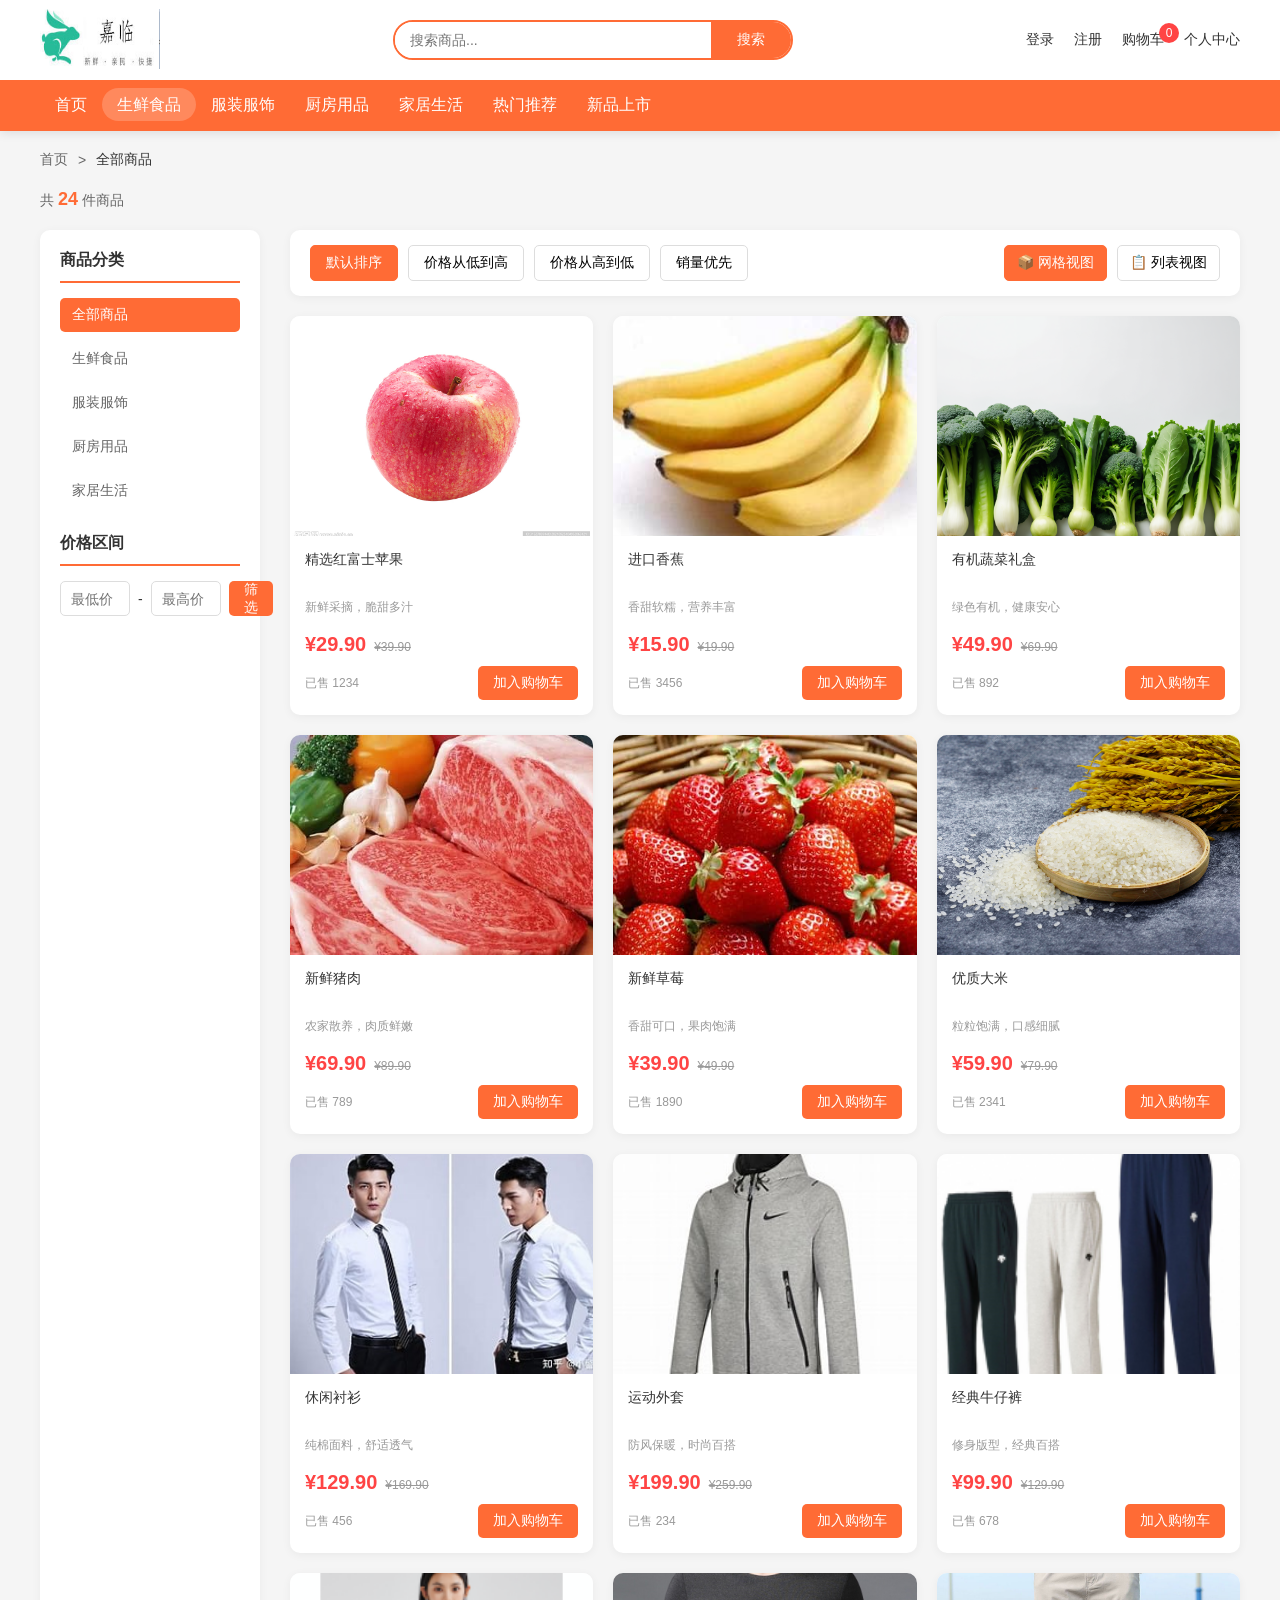
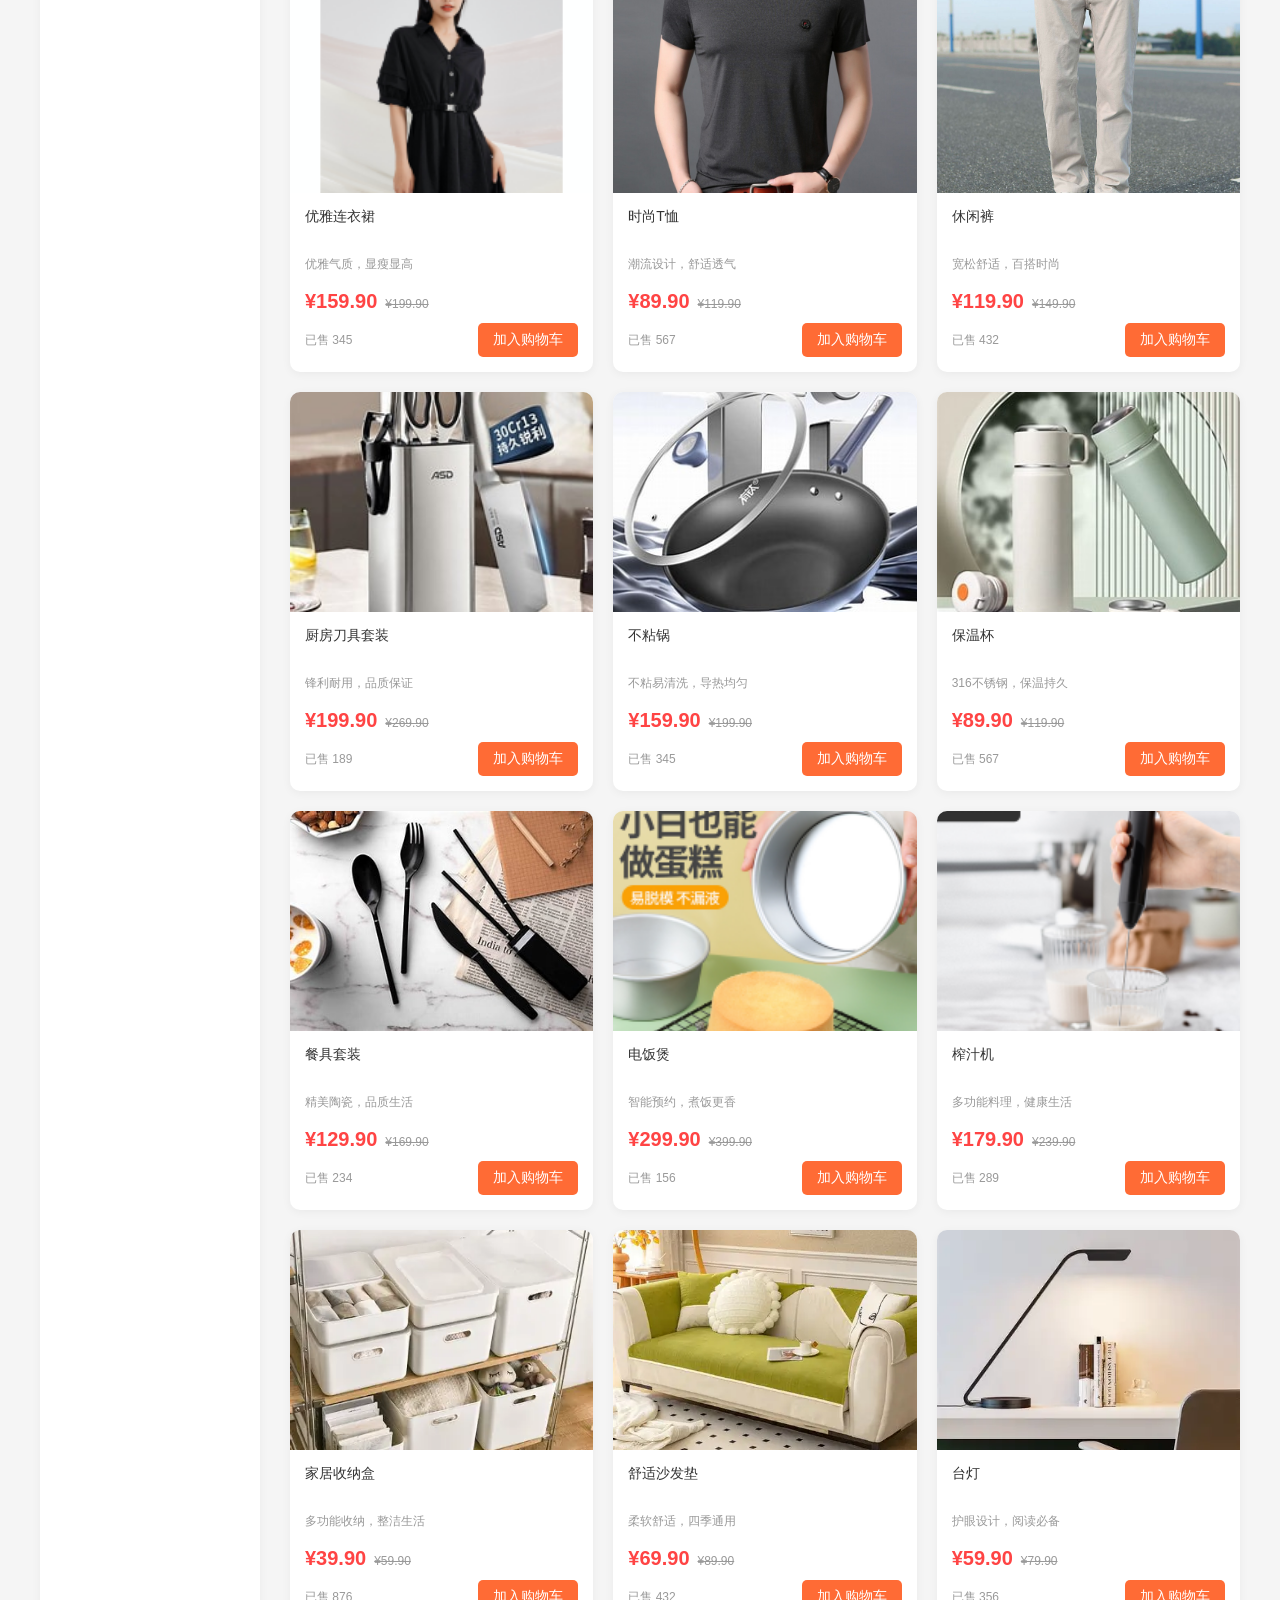
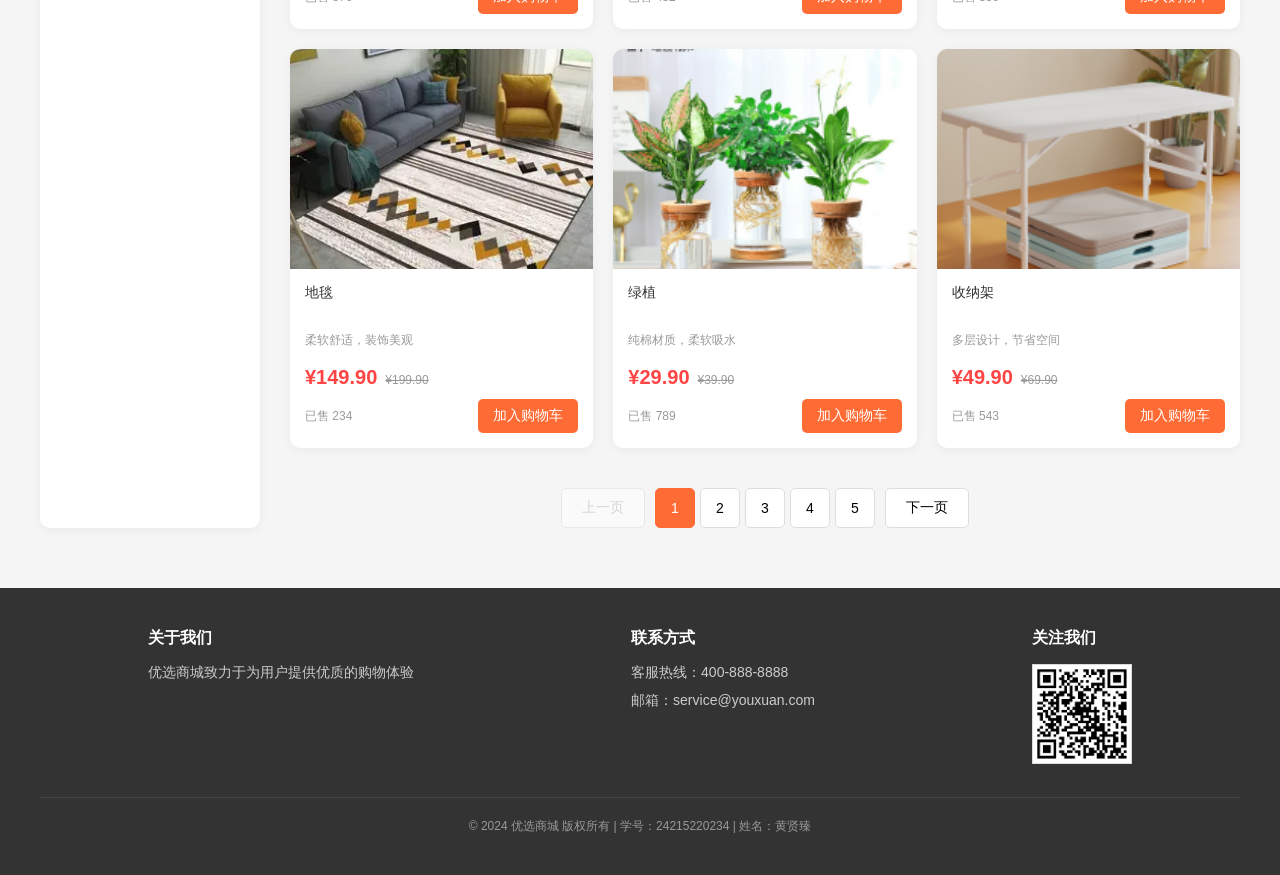
<file: product.html>
<!DOCTYPE html>
<html lang="zh-CN">
<head>
    <meta charset="UTF-8">
    <meta name="viewport" content="width=device-width, initial-scale=1.0">
    <title>优选商城 - 商品列表</title>
    <link rel="stylesheet" href="css/style.css">
    <link rel="stylesheet" href="css/product.css">
</head>
<body>
    <!-- 顶部导航栏 -->
    <header class="header">
        <div class="header-top">
            <div class="container">
                <div class="header-left">
                    <a href="index.html" class="logo">
                        <img src="images/LOGO.PNG" alt="优选商城">
                    </a>
                </div>
                <div class="header-center">
                    <div class="search-box">
                        <input type="text" id="search-input" placeholder="搜索商品...">
                        <button id="search-btn">搜索</button>
                    </div>
                </div>
                <div class="header-right">
                    <a href="login.html" class="nav-link">登录</a>
                    <a href="register.html" class="nav-link">注册</a>
                    <a href="cart.html" class="nav-link cart-icon">
                        <span>购物车</span>
                        <span class="cart-count">0</span>
                    </a>
                    <a href="profile.html" class="nav-link">个人中心</a>
                </div>
            </div>
        </div>
        
        <!-- 分类导航 -->
        <nav class="category-nav">
            <div class="container">
                <ul class="category-list">
                    <li><a href="index.html">首页</a></li>
                    <li><a href="product.html?category=fresh" class="active">生鲜食品</a></li>
                    <li><a href="product.html?category=clothes">服装服饰</a></li>
                    <li><a href="product.html?category=kitchen">厨房用品</a></li>
                    <li><a href="product.html?category=home">家居生活</a></li>
                    <li><a href="product.html?category=hot">热门推荐</a></li>
                    <li><a href="product.html?category=new">新品上市</a></li>
                </ul>
            </div>
        </nav>
    </header>

    <!-- 主体内容 -->
    <main class="product-main">
        <div class="container">
            <!-- 面包屑导航 -->
            <div class="breadcrumb">
                <a href="index.html">首页</a>
                <span>></span>
                <span id="current-category">全部商品</span>
            </div>
            
            <!-- 搜索结果提示 -->
            <div class="search-result" id="search-result">
                <span id="result-count">共 <strong>24</strong> 件商品</span>
            </div>
            
            <!-- 筛选区域 -->
            <div class="filter-section">
                <!-- 左侧分类筛选 -->
                <div class="filter-left">
                    <h3>商品分类</h3>
                    <ul class="filter-category">
                        <li><a href="product.html" class="active">全部商品</a></li>
                        <li><a href="product.html?category=fresh">生鲜食品</a></li>
                        <li><a href="product.html?category=clothes">服装服饰</a></li>
                        <li><a href="product.html?category=kitchen">厨房用品</a></li>
                        <li><a href="product.html?category=home">家居生活</a></li>
                    </ul>
                    
                    <h3>价格区间</h3>
                    <div class="price-filter">
                        <input type="text" id="price-min" placeholder="最低价" class="price-input">
                        <span>-</span>
                        <input type="text" id="price-max" placeholder="最高价" class="price-input">
                        <button id="price-filter-btn">筛选</button>
                    </div>
                </div>
                
                <!-- 右侧商品列表 -->
                <div class="product-section">
                    <!-- 排序选项 -->
                    <div class="sort-bar">
                        <div class="sort-options">
                            <button class="sort-btn active" data-sort="default">默认排序</button>
                            <button class="sort-btn" data-sort="price-asc">价格从低到高</button>
                            <button class="sort-btn" data-sort="price-desc">价格从高到低</button>
                            <button class="sort-btn" data-sort="sales">销量优先</button>
                        </div>
                        <div class="view-toggle">
                            <button class="view-btn active" data-view="grid">
                                <span>📦</span> 网格视图
                            </button>
                            <button class="view-btn" data-view="list">
                                <span>📋</span> 列表视图
                            </button>
                        </div>
                    </div>
                    
                    <!-- 商品网格 -->
                    <div class="product-grid" id="product-grid">
                        <!-- 商品项将通过JavaScript动态生成 -->
                    </div>
                    
                    <!-- 分页控件 -->
                    <div class="pagination" id="pagination">
                        <button class="page-btn" id="prev-page" disabled>上一页</button>
                        <div class="page-numbers">
                            <button class="page-num active">1</button>
                            <button class="page-num">2</button>
                            <button class="page-num">3</button>
                            <button class="page-num">4</button>
                            <button class="page-num">5</button>
                        </div>
                        <button class="page-btn" id="next-page">下一页</button>
                    </div>
                </div>
            </div>
        </div>
    </main>

    <!-- 页脚 -->
    <footer class="footer">
        <div class="container">
            <div class="footer-content">
                <div class="footer-section">
                    <h3>关于我们</h3>
                    <p>优选商城致力于为用户提供优质的购物体验</p>
                </div>
                <div class="footer-section">
                    <h3>联系方式</h3>
                    <p>客服热线：400-888-8888</p>
                    <p>邮箱：service@youxuan.com</p>
                </div>
                <div class="footer-section">
                    <h3>关注我们</h3>
                    <img src="images/wechat.png" alt="微信公众号" class="wechat-qrcode">
                </div>
            </div>
            <div class="footer-bottom">
                <p>© 2024 优选商城 版权所有 | 学号：24215220234 | 姓名：黄贤臻</p>
            </div>
        </div>
    </footer>

    <!-- JavaScript -->
    <script src="js/main.js"></script>
    <script src="js/search.js"></script>
    <script src="js/cart.js"></script>
    <script src="js/ajax.js"></script>
</body>
</html>
</file>
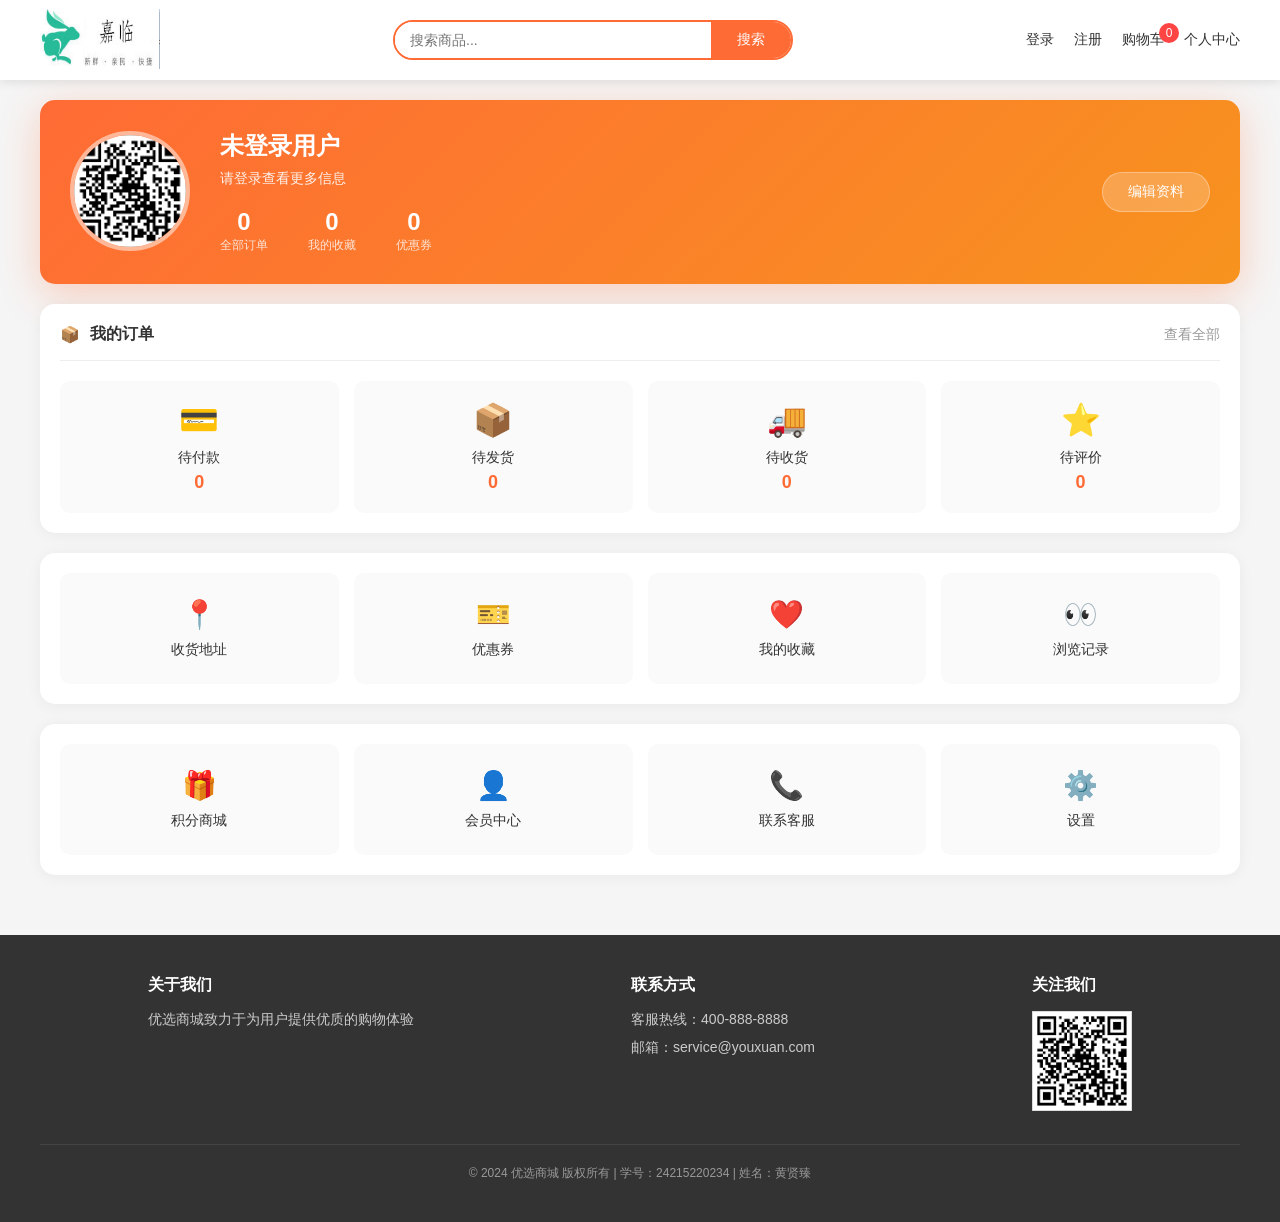
<file: profile.html>
<!DOCTYPE html>
<html lang="zh-CN">
<head>
    <meta charset="UTF-8">
    <meta name="viewport" content="width=device-width, initial-scale=1.0">
    <title>优选商城 - 个人中心</title>
    <link rel="stylesheet" href="css/style.css">
    <link rel="stylesheet" href="css/profile.css">
</head>
<body>
    <!-- 顶部导航栏 -->
    <header class="header">
        <div class="header-top">
            <div class="container">
                <div class="header-left">
                    <a href="index.html" class="logo">
                        <img src="images/LOGO.PNG" alt="优选商城">
                    </a>
                </div>
                <div class="header-center">
                    <div class="search-box">
                        <input type="text" id="search-input" placeholder="搜索商品...">
                        <button id="search-btn">搜索</button>
                    </div>
                </div>
                <div class="header-right">
                    <a href="login.html" class="nav-link">登录</a>
                    <a href="register.html" class="nav-link">注册</a>
                    <a href="cart.html" class="nav-link cart-icon">
                        <span>购物车</span>
                        <span class="cart-count">0</span>
                    </a>
                    <a href="profile.html" class="nav-link active">个人中心</a>
                </div>
            </div>
        </div>
    </header>

    <!-- 主体内容 -->
    <main class="profile-main">
        <div class="container">
            <!-- 用户信息区域 -->
            <div class="user-section">
                <div class="user-card">
                    <div class="user-avatar">
                        <img src="images/app.png" alt="用户头像">
                        <button class="avatar-edit">更换头像</button>
                    </div>
                    <div class="user-info">
                        <h2 class="user-name" id="user-name">未登录用户</h2>
                        <p class="user-email" id="user-email">请登录查看更多信息</p>
                        <div class="user-stats">
                            <div class="stat-item">
                                <span class="stat-value" id="order-count">0</span>
                                <span class="stat-label">全部订单</span>
                            </div>
                            <div class="stat-item">
                                <span class="stat-value" id="favorite-count">0</span>
                                <span class="stat-label">我的收藏</span>
                            </div>
                            <div class="stat-item">
                                <span class="stat-value" id="coupon-count">0</span>
                                <span class="stat-label">优惠券</span>
                            </div>
                        </div>
                    </div>
                    <div class="user-actions">
                        <button class="edit-profile-btn" id="edit-profile-btn">编辑资料</button>
                        <button class="logout-btn" id="logout-btn" style="display:none;">退出登录</button>
                    </div>
                </div>
            </div>
            
            <!-- 功能菜单区域 -->
            <div class="menu-section">
                <!-- 订单模块 -->
                <div class="menu-card">
                    <div class="card-header">
                        <h3><span>📦</span> 我的订单</h3>
                        <a href="order.html" class="view-all">查看全部</a>
                    </div>
                    <div class="order-status-grid">
                        <a href="order.html?status=pending" class="status-item">
                            <span class="status-icon">💳</span>
                            <span class="status-name">待付款</span>
                            <span class="status-count" id="pending-count">0</span>
                        </a>
                        <a href="order.html?status=paid" class="status-item">
                            <span class="status-icon">📦</span>
                            <span class="status-name">待发货</span>
                            <span class="status-count" id="paid-count">0</span>
                        </a>
                        <a href="order.html?status=shipped" class="status-item">
                            <span class="status-icon">🚚</span>
                            <span class="status-name">待收货</span>
                            <span class="status-count" id="shipped-count">0</span>
                        </a>
                        <a href="order.html?status=completed" class="status-item">
                            <span class="status-icon">⭐</span>
                            <span class="status-name">待评价</span>
                            <span class="status-count" id="completed-count">0</span>
                        </a>
                    </div>
                </div>
                
                <!-- 常用功能 -->
                <div class="menu-card">
                    <div class="menu-grid">
                        <a href="#" class="menu-item" id="address-link">
                            <span class="menu-icon">📍</span>
                            <span class="menu-name">收货地址</span>
                        </a>
                        <a href="#" class="menu-item" id="coupon-link">
                            <span class="menu-icon">🎫</span>
                            <span class="menu-name">优惠券</span>
                        </a>
                        <a href="#" class="menu-item" id="favorite-link">
                            <span class="menu-icon">❤️</span>
                            <span class="menu-name">我的收藏</span>
                        </a>
                        <a href="#" class="menu-item" id="history-link">
                            <span class="menu-icon">👀</span>
                            <span class="menu-name">浏览记录</span>
                        </a>
                    </div>
                </div>
                
                <!-- 更多服务 -->
                <div class="menu-card">
                    <div class="menu-grid">
                        <a href="#" class="menu-item">
                            <span class="menu-icon">🎁</span>
                            <span class="menu-name">积分商城</span>
                        </a>
                        <a href="#" class="menu-item">
                            <span class="menu-icon">👤</span>
                            <span class="menu-name">会员中心</span>
                        </a>
                        <a href="#" class="menu-item">
                            <span class="menu-icon">📞</span>
                            <span class="menu-name">联系客服</span>
                        </a>
                        <a href="#" class="menu-item">
                            <span class="menu-icon">⚙️</span>
                            <span class="menu-name">设置</span>
                        </a>
                    </div>
                </div>
            </div>
        </div>
    </main>

    <!-- 编辑资料弹窗 -->
    <div class="modal-overlay" id="edit-modal">
        <div class="modal-content">
            <div class="modal-header">
                <h3>编辑个人资料</h3>
                <button class="close-modal" id="close-edit-modal">×</button>
            </div>
            <form id="edit-form">
                <div class="form-group">
                    <label>用户名</label>
                    <input type="text" id="edit-username" required>
                </div>
                <div class="form-group">
                    <label>邮箱</label>
                    <input type="email" id="edit-email" required>
                </div>
                <div class="form-group">
                    <label>手机号</label>
                    <input type="tel" id="edit-phone">
                </div>
                <div class="form-group">
                    <label>性别</label>
                    <select id="edit-gender">
                        <option value="">请选择</option>
                        <option value="male">男</option>
                        <option value="female">女</option>
                    </select>
                </div>
                <div class="form-group">
                    <label>生日</label>
                    <input type="date" id="edit-birthday">
                </div>
                <button type="submit" class="save-profile-btn">保存</button>
            </form>
        </div>
    </div>

    <!-- 收货地址管理弹窗 -->
    <div class="modal-overlay" id="address-modal">
        <div class="modal-content address-modal">
            <div class="modal-header">
                <h3>收货地址管理</h3>
                <button class="close-modal" id="close-address-modal">×</button>
            </div>
            <div class="modal-body">
                <div class="address-list" id="profile-address-list">
                    <!-- 地址列表 -->
                </div>
                <button class="add-address-btn" id="profile-add-address">+ 添加新地址</button>
            </div>
        </div>
    </div>

    <!-- 页脚 -->
    <footer class="footer">
        <div class="container">
            <div class="footer-content">
                <div class="footer-section">
                    <h3>关于我们</h3>
                    <p>优选商城致力于为用户提供优质的购物体验</p>
                </div>
                <div class="footer-section">
                    <h3>联系方式</h3>
                    <p>客服热线：400-888-8888</p>
                    <p>邮箱：service@youxuan.com</p>
                </div>
                <div class="footer-section">
                    <h3>关注我们</h3>
                    <img src="images/wechat.png" alt="微信公众号" class="wechat-qrcode">
                </div>
            </div>
            <div class="footer-bottom">
                <p>© 2024 优选商城 版权所有 | 学号：24215220234 | 姓名：黄贤臻</p>
            </div>
        </div>
    </footer>

    <!-- JavaScript -->
    <script src="js/main.js"></script>
    <script src="js/search.js"></script>
    <script src="js/cart.js"></script>
</body>
</html>
</file>
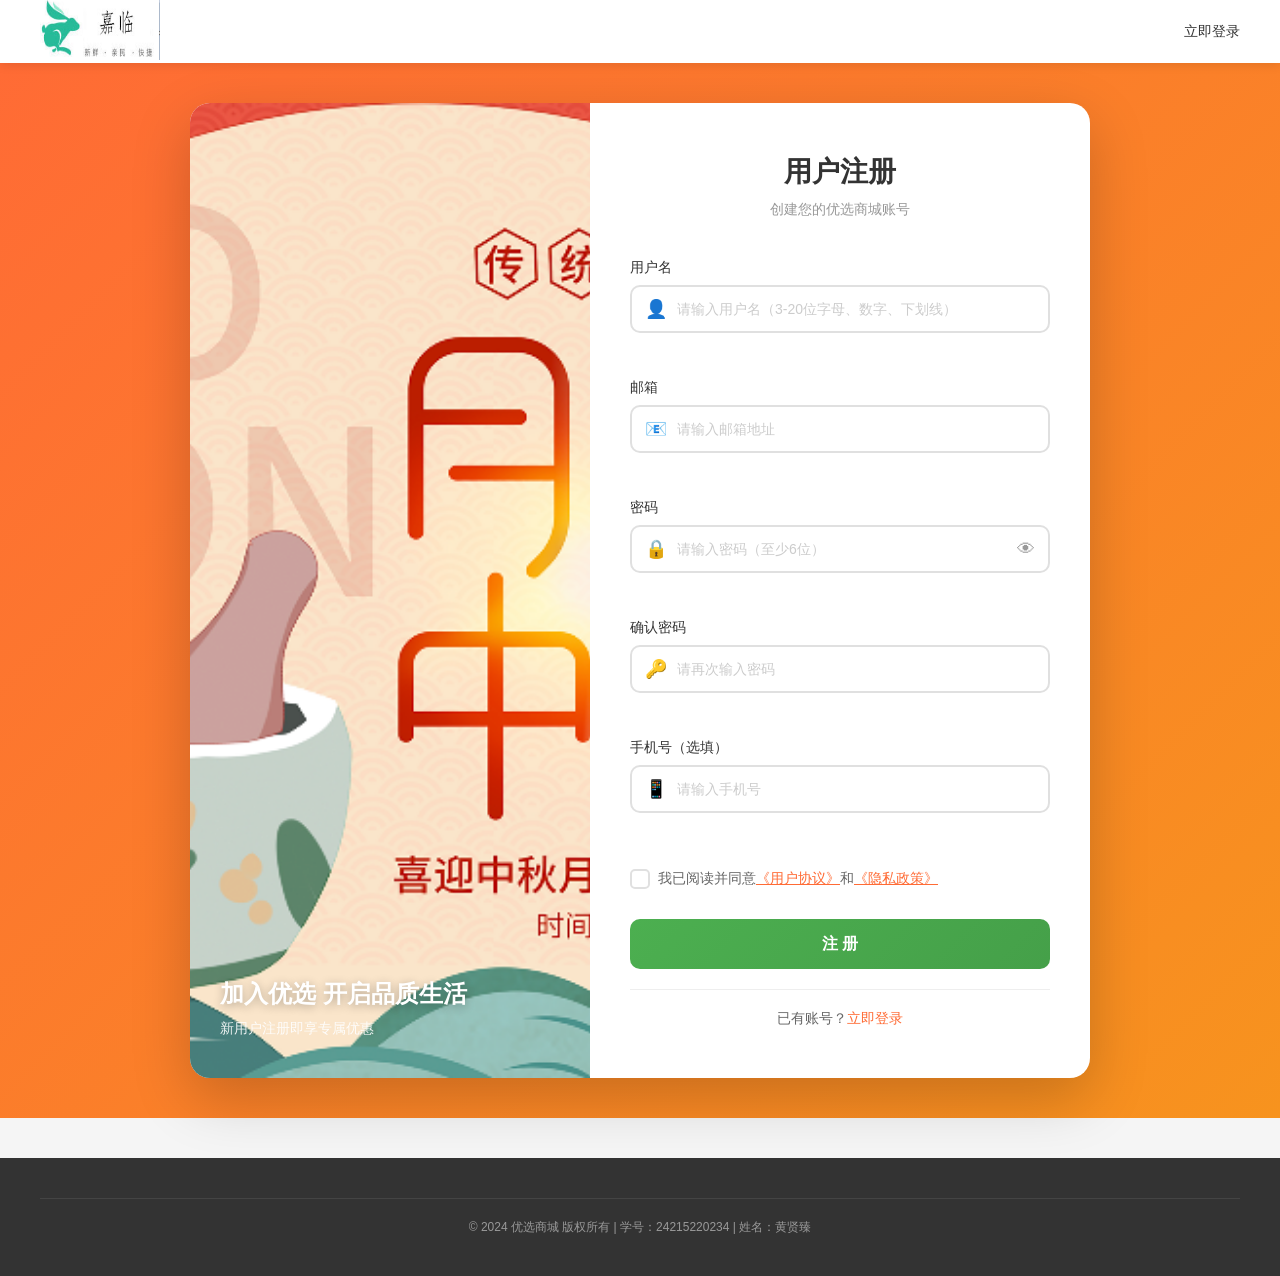
<file: register.html>
<!DOCTYPE html>
<html lang="zh-CN">
<head>
    <meta charset="UTF-8">
    <meta name="viewport" content="width=device-width, initial-scale=1.0">
    <title>优选商城 - 用户注册</title>
    <link rel="stylesheet" href="css/style.css">
    <link rel="stylesheet" href="css/login.css">
</head>
<body>
    <!-- 顶部导航 -->
    <header class="header">
        <div class="container">
            <div class="header-left">
                <a href="index.html" class="logo">
                    <img src="images/LOGO.PNG" alt="优选商城">
                </a>
            </div>
            <div class="header-right">
                <a href="login.html" class="nav-link">立即登录</a>
            </div>
        </div>
    </header>

    <!-- 注册主体 -->
    <main class="login-main">
        <div class="login-container">
            <!-- 左侧装饰图 -->
            <div class="login-banner register-banner">
                <img src="images/banner_1.png" alt="注册banner">
                <div class="banner-content">
                    <h3>加入优选 开启品质生活</h3>
                    <p>新用户注册即享专属优惠</p>
                </div>
            </div>
            
            <div class="login-box register-box">
                <div class="login-header">
                    <h2>用户注册</h2>
                    <p>创建您的优选商城账号</p>
                </div>
                
                <form id="register-form" class="login-form">
                    <div class="form-group">
                        <label for="username">用户名</label>
                        <div class="input-wrapper">
                            <span class="input-icon">👤</span>
                            <input type="text" id="username" name="username" placeholder="请输入用户名（3-20位字母、数字、下划线）" required>
                        </div>
                        <span class="error-message" id="username-error"></span>
                    </div>
                    
                    <div class="form-group">
                        <label for="email">邮箱</label>
                        <div class="input-wrapper">
                            <span class="input-icon">📧</span>
                            <input type="email" id="email" name="email" placeholder="请输入邮箱地址" required>
                        </div>
                        <span class="error-message" id="email-error"></span>
                    </div>
                    
                    <div class="form-group">
                        <label for="password">密码</label>
                        <div class="input-wrapper">
                            <span class="input-icon">🔒</span>
                            <input type="password" id="password" name="password" placeholder="请输入密码（至少6位）" required>
                            <span class="toggle-password" id="toggle-password">👁</span>
                        </div>
                        <span class="error-message" id="password-error"></span>
                    </div>
                    
                    <div class="form-group">
                        <label for="confirm-password">确认密码</label>
                        <div class="input-wrapper">
                            <span class="input-icon">🔑</span>
                            <input type="password" id="confirm-password" name="confirm-password" placeholder="请再次输入密码" required>
                        </div>
                        <span class="error-message" id="confirm-password-error"></span>
                    </div>
                    
                    <div class="form-group">
                        <label for="phone">手机号（选填）</label>
                        <div class="input-wrapper">
                            <span class="input-icon">📱</span>
                            <input type="tel" id="phone" name="phone" placeholder="请输入手机号">
                        </div>
                        <span class="error-message" id="phone-error"></span>
                    </div>
                    
                    <div class="form-options">
                        <label class="checkbox-label">
                            <input type="checkbox" id="agree-terms" required>
                            <span class="checkmark"></span>
                            我已阅读并同意<a href="#" class="terms-link">《用户协议》</a>和<a href="#" class="terms-link">《隐私政策》</a>
                        </label>
                    </div>
                    
                    <button type="submit" class="login-btn">注 册</button>
                </form>
                
                <div class="login-footer">
                    <p>已有账号？<a href="login.html">立即登录</a></p>
                </div>
            </div>
        </div>
    </main>

    <!-- 页脚 -->
    <footer class="footer">
        <div class="container">
            <div class="footer-bottom">
                <p>© 2024 优选商城 版权所有 | 学号：24215220234 | 姓名：黄贤臻</p>
            </div>
        </div>
    </footer>

    <!-- JavaScript -->
    <script src="js/main.js"></script>
    <script src="js/form-validation.js"></script>
</body>
</html>
</file>
<file: css/style.css>
/* 全局样式重置 */
* {
    margin: 0;
    padding: 0;
    box-sizing: border-box;
}

body {
    font-family: 'Microsoft YaHei', 'PingFang SC', sans-serif;
    font-size: 14px;
    color: #333;
    background-color: #f5f5f5;
}

a {
    text-decoration: none;
    color: #333;
}

ul, li {
    list-style: none;
}

img {
    max-width: 100%;
    height: auto;
}

/* 容器 */
.container {
    width: 1200px;
    margin: 0 auto;
}

/* 顶部导航 */
.header {
    background-color: #fff;
    box-shadow: 0 2px 10px rgba(0, 0, 0, 0.1);
    position: sticky;
    top: 0;
    z-index: 100;
}

.header-top {
    height: 80px;
    display: flex;
    align-items: center;
}

.header .container {
    display: flex;
    justify-content: space-between;
    align-items: center;
}

.logo img {
    width: 120px;
    height: 60px;
}

.search-box {
    display: flex;
    align-items: center;
    width: 400px;
    height: 40px;
    border: 2px solid #ff6b35;
    border-radius: 20px;
    overflow: hidden;
    position: relative;
}

.search-box input {
    flex: 1;
    height: 100%;
    padding: 0 15px;
    border: none;
    outline: none;
    font-size: 14px;
}

.search-box button {
    width: 80px;
    height: 100%;
    background-color: #ff6b35;
    color: #fff;
    border: none;
    cursor: pointer;
    font-size: 14px;
}

.search-box button:hover {
    background-color: #e55a2b;
}

/* 搜索建议下拉框 */
.search-suggestions {
    position: absolute;
    top: 100%;
    left: 0;
    right: 0;
    margin-top: 2px;
    background-color: #fff;
    border: 1px solid #eee;
    border-radius: 0 0 8px 8px;
    box-shadow: 0 4px 12px rgba(0, 0, 0, 0.1);
    z-index: 1000;
    max-height: 200px;
    overflow-y: auto;
}

.search-suggestions .suggestion-item {
    display: flex;
    align-items: center;
    padding: 10px 15px;
    cursor: pointer;
    font-size: 14px;
    color: #333;
    transition: background-color 0.2s;
}

.search-suggestions .suggestion-icon {
    margin-right: 10px;
    font-size: 14px;
    color: #ff6b35;
}

.search-suggestions .suggestion-text {
    flex: 1;
}

.search-suggestions .suggestion-item:hover {
    background-color: #f5f5f5;
}

.search-suggestions .suggestion-item:first-child {
    padding-top: 12px;
}

.search-suggestions .suggestion-item:last-child {
    padding-bottom: 12px;
    border-radius: 0 0 8px 8px;
}

.header-right {
    display: flex;
    align-items: center;
    gap: 20px;
}

.nav-link {
    color: #333;
    font-size: 14px;
    transition: color 0.3s;
}

.nav-link:hover {
    color: #ff6b35;
}

.cart-icon {
    position: relative;
}

.cart-count {
    position: absolute;
    top: -8px;
    right: -15px;
    background-color: #ff4444;
    color: #fff;
    font-size: 12px;
    width: 20px;
    height: 20px;
    border-radius: 50%;
    display: flex;
    align-items: center;
    justify-content: center;
}

/* 分类导航 */
.category-nav {
    background-color: #ff6b35;
}

.category-list {
    display: flex;
    justify-content: space-around;
    padding: 15px 0;
}

.category-list li a {
    color: #fff;
    font-size: 16px;
    font-weight: 500;
    padding: 8px 15px;
    border-radius: 20px;
    transition: background-color 0.3s;
}

.category-list li a:hover,
.category-list li a.active {
    background-color: rgba(255, 255, 255, 0.2);
}

/* 轮播图 */
.carousel-section {
    margin-top: 20px;
}

.carousel-wrapper {
    position: relative;
    width: 100%;
    height: 400px;
    overflow: hidden;
    border-radius: 10px;
}

.carousel-track {
    display: flex;
    transition: transform 0.5s ease;
}

.carousel-item {
    min-width: 100%;
    height: 400px;
}

.carousel-item img {
    width: 100%;
    height: 100%;
    object-fit: contain;
    background-color: #f5f5f5;
}

.carousel-prev,
.carousel-next {
    position: absolute;
    top: 50%;
    transform: translateY(-50%);
    width: 50px;
    height: 50px;
    background-color: rgba(0, 0, 0, 0.5);
    color: #fff;
    border: none;
    border-radius: 50%;
    font-size: 24px;
    cursor: pointer;
    transition: background-color 0.3s;
    z-index: 10;
}

.carousel-prev:hover,
.carousel-next:hover {
    background-color: rgba(0, 0, 0, 0.7);
}

.carousel-prev {
    left: 20px;
}

.carousel-next {
    right: 20px;
}

.carousel-indicators {
    position: absolute;
    bottom: 20px;
    left: 50%;
    transform: translateX(-50%);
    display: flex;
    gap: 10px;
}

.indicator {
    width: 15px;
    height: 15px;
    background-color: rgba(255, 255, 255, 0.5);
    border-radius: 50%;
    cursor: pointer;
    transition: background-color 0.3s;
}

.indicator.active,
.indicator:hover {
    background-color: #fff;
}

/* 通用区块样式 */
.category-section,
.hot-section,
.fresh-section,
.clothes-section {
    margin-top: 40px;
    background-color: #fff;
    padding: 30px;
    border-radius: 10px;
    box-shadow: 0 2px 10px rgba(0, 0, 0, 0.05);
}

.section-title {
    display: flex;
    justify-content: space-between;
    align-items: center;
    margin-bottom: 20px;
    padding-bottom: 10px;
    border-bottom: 2px solid #ff6b35;
}

.section-title h2 {
    font-size: 20px;
    color: #333;
}

.section-title .more {
    color: #ff6b35;
    font-size: 14px;
    cursor: pointer;
}

.section-title .more:hover {
    text-decoration: underline;
}

/* 分类网格 */
.category-grid {
    display: grid;
    grid-template-columns: repeat(6, 1fr);
    gap: 20px;
}

.category-item {
    text-align: center;
    padding: 15px;
    border-radius: 10px;
    transition: box-shadow 0.3s;
    cursor: pointer;
}

.category-item:hover {
    box-shadow: 0 5px 20px rgba(0, 0, 0, 0.1);
}

.category-item img {
    width: 120px;
    height: 120px;
    object-fit: cover;
    border-radius: 50%;
    margin-bottom: 10px;
}

.category-item span {
    font-size: 14px;
    color: #333;
}

/* 商品网格 */
.product-grid {
    display: grid;
    grid-template-columns: repeat(4, 1fr);
    gap: 20px;
}

.product-item {
    background-color: #fafafa;
    border-radius: 10px;
    padding: 15px;
    transition: transform 0.3s, box-shadow 0.3s;
}

.product-item:hover {
    transform: translateY(-5px);
    box-shadow: 0 10px 20px rgba(0, 0, 0, 0.1);
}

.product-item img {
    width: 100%;
    height: 200px;
    object-fit: cover;
    border-radius: 5px;
    margin-bottom: 10px;
}

.product-item h3 {
    font-size: 14px;
    margin-bottom: 8px;
    height: 40px;
    overflow: hidden;
}

.product-item h3 a {
    color: #333;
}

.product-item h3 a:hover {
    color: #ff6b35;
}

.product-item .price {
    font-size: 18px;
    color: #ff4444;
    font-weight: bold;
    margin-bottom: 5px;
}

.product-item .sales {
    font-size: 12px;
    color: #999;
}

/* 页脚 */
.footer {
    margin-top: 40px;
    background-color: #333;
    color: #fff;
    padding: 40px 0;
}

.footer-content {
    display: flex;
    justify-content: space-around;
    margin-bottom: 30px;
}

.footer-section h3 {
    margin-bottom: 15px;
    font-size: 16px;
}

.footer-section p {
    margin-bottom: 10px;
    font-size: 14px;
    color: #ccc;
}

.wechat-qrcode {
    width: 100px;
    height: 100px;
}

.footer-bottom {
    text-align: center;
    padding-top: 20px;
    border-top: 1px solid #444;
    font-size: 12px;
    color: #999;
}

/* 响应式设计 */
@media (max-width: 1200px) {
    .container {
        width: 95%;
        margin: 0 auto;
    }
    
    .search-box {
        width: 300px;
    }
    
    .category-grid {
        grid-template-columns: repeat(3, 1fr);
    }
    
    .product-grid {
        grid-template-columns: repeat(3, 1fr);
    }
}

@media (max-width: 768px) {
    .header-top {
        flex-direction: column;
        height: auto;
        padding: 15px 0;
        gap: 15px;
    }
    
    .search-box {
        width: 100%;
        max-width: 400px;
    }
    
    .header-right {
        gap: 15px;
    }
    
    .category-list {
        flex-wrap: wrap;
        gap: 10px;
    }
    
    .carousel-wrapper {
        height: 250px;
    }
    
    .carousel-item {
        height: 250px;
    }
    
    .category-grid {
        grid-template-columns: repeat(2, 1fr);
    }
    
    .product-grid {
        grid-template-columns: repeat(2, 1fr);
    }
    
    .footer-content {
        flex-direction: column;
        align-items: center;
        gap: 30px;
        text-align: center;
    }
}
</file>
<file: css/index.css>
/* 首页专属样式 */

/* 轮播图动画 */
@keyframes fadeIn {
    from {
        opacity: 0;
        transform: scale(1.05);
    }
    to {
        opacity: 1;
        transform: scale(1);
    }
}

.carousel-item.active img {
    animation: fadeIn 0.5s ease;
}

/* 商品卡片悬浮效果 */
.product-item {
    position: relative;
    overflow: hidden;
}

.product-item::before {
    content: '';
    position: absolute;
    top: 0;
    left: -100%;
    width: 100%;
    height: 100%;
    background: linear-gradient(90deg, transparent, rgba(255, 107, 53, 0.1), transparent);
    transition: left 0.5s;
}

.product-item:hover::before {
    left: 100%;
}

/* 分类图标动画 */
.category-item img {
    transition: transform 0.3s;
}

.category-item:hover img {
    transform: scale(1.1);
}

/* 搜索框聚焦效果 */
.search-box:focus-within {
    box-shadow: 0 0 10px rgba(255, 107, 53, 0.5);
}

/* 页脚链接效果 */
.footer-section p:hover {
    color: #ff6b35;
    cursor: pointer;
}

/* 热销标签 */
.product-item.hot::after {
    content: '热销';
    position: absolute;
    top: 15px;
    right: 15px;
    background-color: #ff4444;
    color: #fff;
    font-size: 12px;
    padding: 3px 8px;
    border-radius: 5px;
}

/* 新品标签 */
.product-item.new::after {
    content: '新品';
    position: absolute;
    top: 15px;
    right: 15px;
    background-color: #ff6b35;
    color: #fff;
    font-size: 12px;
    padding: 3px 8px;
    border-radius: 5px;
}
</file>
<file: css/cart.css>
/* 购物车页面样式 */

/* 主体内容 */
.cart-main {
    padding: 20px 0;
    min-height: calc(100vh - 300px);
}

/* 购物车容器 */
.cart-container {
    display: flex;
    gap: 30px;
    margin-top: 20px;
}

/* 购物车列表 */
.cart-list {
    flex: 1;
    background: #fff;
    border-radius: 10px;
    box-shadow: 0 2px 10px rgba(0, 0, 0, 0.05);
    overflow: hidden;
}

/* 购物车头部 */
.cart-header {
    display: flex;
    align-items: center;
    justify-content: space-between;
    padding: 15px 20px;
    border-bottom: 1px solid #eee;
}

.cart-header .checkbox-label {
    display: flex;
    align-items: center;
    cursor: pointer;
}

.cart-header .checkbox-label input {
    display: none;
}

.cart-header .checkmark {
    width: 20px;
    height: 20px;
    border: 2px solid #ddd;
    border-radius: 5px;
    margin-right: 10px;
    position: relative;
}

.cart-header input:checked + .checkmark {
    background-color: #ff6b35;
    border-color: #ff6b35;
}

.cart-header input:checked + .checkmark::after {
    content: '';
    position: absolute;
    left: 6px;
    top: 2px;
    width: 5px;
    height: 10px;
    border: solid #fff;
    border-width: 0 2px 2px 0;
    transform: rotate(45deg);
}

.cart-title {
    font-size: 16px;
    font-weight: 600;
    color: #333;
}

.clear-cart-btn {
    padding: 8px 15px;
    border: none;
    background: #fff;
    color: #999;
    font-size: 14px;
    cursor: pointer;
    transition: color 0.3s;
}

.clear-cart-btn:hover {
    color: #ff4444;
}

/* 购物车商品列表 */
.cart-items {
    padding: 10px;
}

/* 购物车为空 */
.empty-cart {
    text-align: center;
    padding: 60px 20px;
}

.empty-cart img {
    width: 120px;
    height: 120px;
    margin-bottom: 20px;
    opacity: 0.5;
}

.empty-cart p {
    color: #999;
    font-size: 16px;
    margin-bottom: 20px;
}

.go-shopping-btn {
    display: inline-block;
    padding: 10px 30px;
    background-color: #ff6b35;
    color: #fff;
    border-radius: 25px;
    font-size: 14px;
    transition: background-color 0.3s;
}

.go-shopping-btn:hover {
    background-color: #e55a2b;
}

/* 购物车商品项 */
.cart-item {
    display: flex;
    padding: 15px;
    border-bottom: 1px solid #eee;
    transition: background-color 0.3s;
}

.cart-item:hover {
    background-color: #fafafa;
}

.cart-item.selected {
    background-color: #fff5f5;
}

/* 选择框 */
.item-checkbox {
    display: flex;
    align-items: center;
    margin-right: 15px;
}

.item-checkbox input {
    width: 20px;
    height: 20px;
    cursor: pointer;
}

/* 商品图片 */
.item-image {
    width: 100px;
    height: 100px;
    border: 1px solid #eee;
    border-radius: 5px;
    overflow: hidden;
    margin-right: 15px;
}

.item-image img {
    width: 100%;
    height: 100%;
    object-fit: cover;
}

/* 商品信息 */
.item-info {
    flex: 1;
    display: flex;
    flex-direction: column;
    justify-content: space-between;
}

.item-name {
    font-size: 14px;
    font-weight: 500;
    color: #333;
    margin-bottom: 5px;
    line-height: 1.4;
}

.item-name:hover {
    color: #ff6b35;
}

.item-spec {
    font-size: 12px;
    color: #999;
}

.item-price {
    font-size: 18px;
    color: #ff4444;
    font-weight: bold;
}

.item-original-price {
    font-size: 12px;
    color: #999;
    text-decoration: line-through;
    margin-left: 8px;
}

/* 数量控制 */
.item-quantity {
    display: flex;
    align-items: center;
    gap: 10px;
}

.qty-control {
    display: flex;
    align-items: center;
    border: 1px solid #ddd;
    border-radius: 5px;
    overflow: hidden;
}

.qty-btn {
    width: 35px;
    height: 35px;
    border: none;
    background: #f5f5f5;
    font-size: 16px;
    cursor: pointer;
    transition: background-color 0.3s;
}

.qty-btn:hover {
    background: #eee;
}

.qty-input {
    width: 50px;
    height: 35px;
    text-align: center;
    border: none;
    outline: none;
    font-size: 14px;
}

/* 操作按钮 */
.item-actions {
    display: flex;
    flex-direction: column;
    justify-content: center;
    gap: 10px;
    margin-left: 20px;
}

.item-action-btn {
    padding: 6px 12px;
    border: none;
    background: #fff;
    color: #999;
    font-size: 12px;
    cursor: pointer;
    border-radius: 5px;
    transition: color 0.3s, background-color 0.3s;
}

.item-action-btn:hover {
    color: #ff4444;
    background-color: #fff5f5;
}

/* 结算区域 */
.cart-summary {
    width: 320px;
    background: #fff;
    border-radius: 10px;
    box-shadow: 0 2px 10px rgba(0, 0, 0, 0.05);
    overflow: hidden;
    position: sticky;
    top: 100px;
}

.summary-header {
    padding: 15px 20px;
    border-bottom: 1px solid #eee;
}

.summary-header h3 {
    font-size: 16px;
    font-weight: 600;
    color: #333;
}

.summary-content {
    padding: 15px 20px;
}

.summary-row {
    display: flex;
    justify-content: space-between;
    align-items: center;
    margin-bottom: 12px;
    font-size: 14px;
    color: #666;
}

.summary-row.total {
    padding-top: 15px;
    border-top: 1px solid #eee;
    margin-bottom: 0;
}

.summary-row.total span:first-child {
    font-size: 16px;
    font-weight: 600;
    color: #333;
}

.summary-row.total span:last-child {
    font-size: 24px;
    font-weight: bold;
    color: #ff4444;
}

/* 结算按钮 */
.checkout-btn {
    width: 100%;
    height: 50px;
    background: #ccc;
    color: #999;
    border: none;
    border-radius: 0 0 10px 10px;
    font-size: 16px;
    font-weight: 600;
    cursor: not-allowed;
    transition: all 0.3s;
}

.checkout-btn.enabled {
    background: linear-gradient(135deg, #ff6b35 0%, #f7931e 100%);
    color: #fff;
    cursor: pointer;
}

.checkout-btn.enabled:hover {
    transform: translateY(-2px);
    box-shadow: 0 5px 20px rgba(255, 107, 53, 0.4);
}

/* 响应式设计 */
@media (max-width: 900px) {
    .cart-container {
        flex-direction: column;
    }
    
    .cart-summary {
        width: 100%;
        position: static;
    }
    
    .cart-item {
        flex-direction: column;
        gap: 15px;
    }
    
    .item-actions {
        flex-direction: row;
        margin-left: 0;
        margin-top: 10px;
    }
    
    .cart-header {
        flex-wrap: wrap;
        gap: 10px;
    }
}

@media (max-width: 480px) {
    .item-info {
        flex-direction: row;
        flex-wrap: wrap;
        align-items: center;
    }
    
    .item-name {
        width: 100%;
    }
    
    .item-price-row {
        margin-top: 10px;
    }
}

/* 在文件末尾添加以下内容 */

/* 结算页面样式 */

.checkout-main {
    padding: 20px 0;
    min-height: calc(100vh - 300px);
}

/* 结算步骤 */
.checkout-steps {
    display: flex;
    align-items: center;
    justify-content: center;
    margin: 30px 0;
    padding: 20px;
    background: #fff;
    border-radius: 10px;
    box-shadow: 0 2px 10px rgba(0, 0, 0, 0.05);
}

.step {
    display: flex;
    flex-direction: column;
    align-items: center;
    gap: 10px;
}

.step-number {
    width: 40px;
    height: 40px;
    border-radius: 50%;
    background: #ddd;
    color: #999;
    display: flex;
    align-items: center;
    justify-content: center;
    font-size: 16px;
    font-weight: bold;
    transition: all 0.3s;
}

.step.active .step-number {
    background: #ff6b35;
    color: #fff;
}

.step-name {
    font-size: 14px;
    color: #999;
}

.step.active .step-name {
    color: #ff6b35;
    font-weight: 500;
}

.step-line {
    width: 80px;
    height: 2px;
    background: #ddd;
    margin: 0 20px;
}

/* 结算容器 */
.checkout-container {
    display: flex;
    gap: 30px;
}

/* 左侧表单 */
.checkout-left {
    flex: 1;
}

.checkout-section {
    background: #fff;
    border-radius: 10px;
    padding: 20px;
    margin-bottom: 20px;
    box-shadow: 0 2px 10px rgba(0, 0, 0, 0.05);
}

.section-title {
    display: flex;
    align-items: center;
    gap: 10px;
    font-size: 16px;
    font-weight: 600;
    color: #333;
    margin-bottom: 20px;
    padding-bottom: 15px;
    border-bottom: 1px solid #eee;
}

/* 地址列表 */
.address-list {
    display: flex;
    flex-direction: column;
    gap: 15px;
    margin-bottom: 15px;
}

.address-item {
    padding: 15px;
    border: 2px solid #eee;
    border-radius: 10px;
    cursor: pointer;
    transition: border-color 0.3s;
}

.address-item:hover {
    border-color: #ff6b35;
}

.address-item.selected {
    border-color: #ff6b35;
    background: #fff5f5;
}

.address-header {
    display: flex;
    justify-content: space-between;
    margin-bottom: 8px;
}

.address-name {
    font-weight: 600;
    color: #333;
}

.address-phone {
    color: #666;
}

.address-default {
    font-size: 12px;
    color: #ff6b35;
    background: #fff5f5;
    padding: 2px 8px;
    border-radius: 3px;
}

.address-detail {
    font-size: 14px;
    color: #666;
    line-height: 1.5;
}

.add-address-btn {
    width: 100%;
    padding: 12px;
    border: 2px dashed #ddd;
    background: #fff;
    border-radius: 10px;
    font-size: 14px;
    color: #666;
    cursor: pointer;
    transition: border-color 0.3s;
}

.add-address-btn:hover {
    border-color: #ff6b35;
    color: #ff6b35;
}

/* 商品清单 */
.product-list {
    display: flex;
    flex-direction: column;
    gap: 15px;
}

.checkout-product {
    display: flex;
    gap: 15px;
    padding: 10px;
    background: #fafafa;
    border-radius: 10px;
}

.checkout-product-image {
    width: 80px;
    height: 80px;
    border-radius: 5px;
    overflow: hidden;
}

.checkout-product-image img {
    width: 100%;
    height: 100%;
    object-fit: cover;
}

.checkout-product-info {
    flex: 1;
    display: flex;
    flex-direction: column;
    justify-content: space-between;
}

.checkout-product-name {
    font-size: 14px;
    font-weight: 500;
    color: #333;
}

.checkout-product-spec {
    font-size: 12px;
    color: #999;
}

.checkout-product-price-row {
    display: flex;
    justify-content: space-between;
    align-items: center;
}

.checkout-product-price {
    font-size: 16px;
    color: #ff4444;
    font-weight: bold;
}

.checkout-product-quantity {
    font-size: 14px;
    color: #666;
}

/* 订单备注 */
#order-note {
    width: 100%;
    height: 80px;
    padding: 12px;
    border: 1px solid #ddd;
    border-radius: 10px;
    font-size: 14px;
    resize: none;
    outline: none;
}

#order-note:focus {
    border-color: #ff6b35;
}

/* 右侧订单信息 */
.checkout-right {
    width: 360px;
}

.order-summary {
    background: #fff;
    border-radius: 10px;
    padding: 20px;
    box-shadow: 0 2px 10px rgba(0, 0, 0, 0.05);
}

.summary-title {
    font-size: 16px;
    font-weight: 600;
    color: #333;
    margin-bottom: 20px;
    padding-bottom: 15px;
    border-bottom: 1px solid #eee;
}

.order-summary .summary-row {
    display: flex;
    justify-content: space-between;
    margin-bottom: 12px;
    font-size: 14px;
    color: #666;
}

.order-summary .summary-row.discount span:last-child {
    color: #4CAF50;
}

.order-summary .summary-row.total {
    padding-top: 15px;
    border-top: 1px solid #eee;
    margin-bottom: 20px;
}

.order-summary .summary-row.total span:first-child {
    font-size: 16px;
    font-weight: 600;
    color: #333;
}

.order-summary .summary-row.total span:last-child {
    font-size: 28px;
    font-weight: bold;
    color: #ff4444;
}

/* 支付方式 */
.payment-section {
    margin-bottom: 20px;
}

.payment-section h4 {
    font-size: 14px;
    font-weight: 600;
    color: #333;
    margin-bottom: 15px;
}

.payment-options {
    display: flex;
    flex-direction: column;
    gap: 10px;
}

.payment-option {
    display: flex;
    align-items: center;
    padding: 12px;
    border: 2px solid #eee;
    border-radius: 10px;
    cursor: pointer;
    transition: border-color 0.3s;
}

.payment-option:hover {
    border-color: #ff6b35;
}

.payment-option input[type="radio"] {
    display: none;
}

.payment-option input[type="radio"]:checked + .payment-icon {
    color: #ff6b35;
}

.payment-option input[type="radio"]:checked {
    border-color: #ff6b35;
}

.payment-icon {
    font-size: 20px;
    margin-right: 10px;
}

.payment-option span:last-child {
    font-size: 14px;
    color: #333;
}

/* 提交订单按钮 */
.submit-order-btn {
    width: 100%;
    height: 50px;
    background: linear-gradient(135deg, #ff6b35 0%, #f7931e 100%);
    color: #fff;
    border: none;
    border-radius: 10px;
    font-size: 16px;
    font-weight: 600;
    cursor: pointer;
    transition: transform 0.3s, box-shadow 0.3s;
}

.submit-order-btn:hover {
    transform: translateY(-2px);
    box-shadow: 0 5px 20px rgba(255, 107, 53, 0.4);
}

/* 弹窗样式 */
.modal-overlay {
    display: none;
    position: fixed;
    top: 0;
    left: 0;
    width: 100%;
    height: 100%;
    background: rgba(0, 0, 0, 0.5);
    z-index: 1000;
    justify-content: center;
    align-items: center;
}

.modal-overlay.show {
    display: flex;
}

.modal-content {
    background: #fff;
    border-radius: 15px;
    width: 450px;
    max-width: 90%;
    overflow: hidden;
}

.modal-header {
    display: flex;
    justify-content: space-between;
    align-items: center;
    padding: 20px;
    border-bottom: 1px solid #eee;
}

.modal-header h3 {
    font-size: 18px;
    color: #333;
}

.close-modal {
    width: 30px;
    height: 30px;
    border: none;
    background: #f5f5f5;
    border-radius: 50%;
    font-size: 24px;
    color: #999;
    cursor: pointer;
}

/* 地址表单 */
#address-form {
    padding: 20px;
}

#address-form .form-group {
    margin-bottom: 15px;
}

#address-form label {
    display: block;
    font-size: 14px;
    color: #333;
    margin-bottom: 8px;
}

#address-form input,
#address-form select,
#address-form textarea {
    width: 100%;
    padding: 12px;
    border: 1px solid #ddd;
    border-radius: 8px;
    font-size: 14px;
    outline: none;
}

#address-form input:focus,
#address-form select:focus,
#address-form textarea:focus {
    border-color: #ff6b35;
}

#address-form textarea {
    height: 80px;
    resize: none;
}

.save-address-btn {
    width: 100%;
    height: 45px;
    background: #ff6b35;
    color: #fff;
    border: none;
    border-radius: 8px;
    font-size: 16px;
    cursor: pointer;
}

.save-address-btn:hover {
    background: #e55a2b;
}

/* 支付弹窗 */
.payment-modal {
    text-align: center;
}

.payment-amount {
    display: flex;
    justify-content: space-between;
    align-items: center;
    padding: 20px;
    font-size: 18px;
    border-bottom: 1px solid #eee;
}

.payment-amount span:last-child {
    font-size: 28px;
    font-weight: bold;
    color: #ff4444;
}

.payment-methods {
    display: flex;
    flex-direction: column;
    gap: 15px;
    padding: 20px;
}

.payment-method {
    display: flex;
    align-items: center;
    justify-content: center;
    gap: 10px;
    padding: 15px;
    border: 2px solid #eee;
    border-radius: 10px;
    background: #fff;
    font-size: 16px;
    cursor: pointer;
    transition: all 0.3s;
}

.payment-method:hover {
    border-color: #ff6b35;
    background: #fff5f5;
}

.method-icon {
    font-size: 24px;
}

.modal-footer {
    padding: 15px 20px;
    border-top: 1px solid #eee;
}

.cancel-payment {
    padding: 10px 30px;
    border: 1px solid #ddd;
    background: #fff;
    border-radius: 5px;
    font-size: 14px;
    cursor: pointer;
}

.cancel-payment:hover {
    border-color: #999;
}

/* 成功弹窗 */
.success-modal {
    text-align: center;
    padding: 30px;
}

.success-icon {
    width: 80px;
    height: 80px;
    border-radius: 50%;
    background: #4CAF50;
    color: #fff;
    font-size: 48px;
    display: flex;
    align-items: center;
    justify-content: center;
    margin: 0 auto 20px;
}

.success-modal h3 {
    font-size: 24px;
    color: #333;
    margin-bottom: 10px;
}

.success-modal p {
    color: #666;
    margin-bottom: 30px;
}

.success-actions {
    display: flex;
    gap: 15px;
    justify-content: center;
}

.view-order-btn,
.continue-shopping-btn {
    padding: 12px 30px;
    border-radius: 25px;
    font-size: 14px;
    font-weight: 600;
    cursor: pointer;
    border: none;
}

.view-order-btn {
    background: #ff6b35;
    color: #fff;
}

.continue-shopping-btn {
    background: #f5f5f5;
    color: #666;
}

/* 响应式设计 */
@media (max-width: 900px) {
    .checkout-container {
        flex-direction: column;
    }
    
    .checkout-right {
        width: 100%;
    }
    
    .step-line {
        width: 40px;
        margin: 0 10px;
    }
}
</file>
<file: css/login.css>
/* 登录页面样式 */

/* 登录主体 */
.login-main {
    min-height: calc(100vh - 200px);
    display: flex;
    align-items: center;
    justify-content: center;
    padding: 40px 0;
    background: linear-gradient(135deg, #ff6b35 0%, #f7931e 100%);
}

.login-container {
    display: flex;
    width: 900px;
    background: #fff;
    border-radius: 20px;
    box-shadow: 0 20px 60px rgba(0, 0, 0, 0.2);
    overflow: hidden;
}

/* 登录框 */
.login-box {
    flex: 1;
    padding: 50px 40px;
}

.login-header {
    text-align: center;
    margin-bottom: 40px;
}

.login-header h2 {
    font-size: 28px;
    color: #333;
    margin-bottom: 10px;
}

.login-header p {
    color: #999;
    font-size: 14px;
}

/* 表单样式 */
.login-form {
    display: flex;
    flex-direction: column;
    gap: 20px;
}

.form-group {
    display: flex;
    flex-direction: column;
    gap: 8px;
}

.form-group label {
    font-size: 14px;
    color: #333;
    font-weight: 500;
}

.input-wrapper {
    position: relative;
}

.input-wrapper input {
    width: 100%;
    height: 48px;
    padding: 0 45px;
    border: 2px solid #e0e0e0;
    border-radius: 10px;
    font-size: 14px;
    outline: none;
    transition: border-color 0.3s, box-shadow 0.3s;
}

.input-wrapper input:focus {
    border-color: #ff6b35;
    box-shadow: 0 0 10px rgba(255, 107, 53, 0.2);
}

.input-wrapper input::placeholder {
    color: #ccc;
}

.input-icon {
    position: absolute;
    left: 15px;
    top: 50%;
    transform: translateY(-50%);
    font-size: 18px;
}

.toggle-password {
    position: absolute;
    right: 15px;
    top: 50%;
    transform: translateY(-50%);
    font-size: 18px;
    cursor: pointer;
    color: #999;
}

.toggle-password:hover {
    color: #ff6b35;
}

.error-message {
    color: #ff4444;
    font-size: 12px;
    height: 18px;
}

/* 表单选项 */
.form-options {
    display: flex;
    justify-content: space-between;
    align-items: center;
    padding: 10px 0;
}

.checkbox-label {
    display: flex;
    align-items: center;
    cursor: pointer;
    font-size: 14px;
    color: #666;
}

.checkbox-label input {
    display: none;
}

.checkmark {
    width: 20px;
    height: 20px;
    border: 2px solid #e0e0e0;
    border-radius: 5px;
    margin-right: 8px;
    position: relative;
    transition: background-color 0.3s;
}

.checkbox-label input:checked + .checkmark {
    background-color: #ff6b35;
    border-color: #ff6b35;
}

.checkbox-label input:checked + .checkmark::after {
    content: '';
    position: absolute;
    left: 6px;
    top: 2px;
    width: 5px;
    height: 10px;
    border: solid #fff;
    border-width: 0 2px 2px 0;
    transform: rotate(45deg);
}

.forgot-password {
    color: #ff6b35;
    font-size: 14px;
}

.forgot-password:hover {
    text-decoration: underline;
}

/* 登录按钮 */
.login-btn {
    width: 100%;
    height: 50px;
    background: linear-gradient(135deg, #ff6b35 0%, #f7931e 100%);
    color: #fff;
    border: none;
    border-radius: 10px;
    font-size: 16px;
    font-weight: 600;
    cursor: pointer;
    transition: transform 0.3s, box-shadow 0.3s;
}

.login-btn:hover {
    transform: translateY(-2px);
    box-shadow: 0 5px 20px rgba(255, 107, 53, 0.4);
}

.login-btn:active {
    transform: translateY(0);
}

/* 登录页脚 */
.login-footer {
    text-align: center;
    margin-top: 20px;
    padding-top: 20px;
    border-top: 1px solid #eee;
}

.login-footer p {
    color: #666;
    font-size: 14px;
}

.login-footer a {
    color: #ff6b35;
    font-weight: 500;
}

.login-footer a:hover {
    text-decoration: underline;
}

/* 社交登录 */
.social-login {
    margin-top: 30px;
}

.divider {
    display: block;
    text-align: center;
    color: #999;
    font-size: 14px;
    margin-bottom: 20px;
    position: relative;
}

.divider::before,
.divider::after {
    content: '';
    position: absolute;
    top: 50%;
    width: 30%;
    height: 1px;
    background-color: #ddd;
}

.divider::before {
    left: 0;
}

.divider::after {
    right: 0;
}

.social-buttons {
    display: flex;
    gap: 15px;
}

.social-btn {
    flex: 1;
    height: 45px;
    border: 2px solid #e0e0e0;
    border-radius: 10px;
    background: #fff;
    font-size: 14px;
    cursor: pointer;
    transition: border-color 0.3s, background-color 0.3s;
    display: flex;
    align-items: center;
    justify-content: center;
    gap: 8px;
}

.social-btn span {
    font-size: 18px;
}

.social-btn:hover {
    border-color: #ff6b35;
    background-color: rgba(255, 107, 53, 0.05);
}

/* 右侧banner */
.login-banner {
    width: 400px;
    position: relative;
    overflow: hidden;
}

.login-banner img {
    width: 100%;
    height: 100%;
    object-fit: cover;
}

.banner-content {
    position: absolute;
    bottom: 40px;
    left: 30px;
    color: #fff;
}

.banner-content h3 {
    font-size: 24px;
    margin-bottom: 10px;
    text-shadow: 0 2px 10px rgba(0, 0, 0, 0.3);
}

.banner-content p {
    font-size: 14px;
    opacity: 0.9;
}

/* 响应式设计 */
@media (max-width: 900px) {
    .login-container {
        flex-direction: column;
        width: 90%;
    }
    
    .login-box {
        padding: 30px 25px;
    }
    
    .login-banner {
        width: 100%;
        height: 200px;
    }
    
    .banner-content {
        bottom: 20px;
        left: 20px;
    }
    
    .banner-content h3 {
        font-size: 20px;
    }
}

@media (max-width: 480px) {
    .social-buttons {
        flex-direction: column;
    }
    
    .social-btn {
        padding: 12px;
    }
}

/* 在文件末尾添加以下内容 */

/* 注册页面特有样式 */
.register-box {
    flex: 1.2;
}

.register-banner {
    order: -1;
}

.terms-link {
    color: #ff6b35;
    text-decoration: underline;
}

.terms-link:hover {
    color: #e55a2b;
}

/* 表单字段聚焦效果增强 */
.register-box .input-wrapper input:focus {
    border-color: #4CAF50;
    box-shadow: 0 0 10px rgba(76, 175, 80, 0.2);
}

/* 注册按钮渐变 */
.register-box .login-btn {
    background: linear-gradient(135deg, #4CAF50 0%, #45a049 100%);
}

.register-box .login-btn:hover {
    box-shadow: 0 5px 20px rgba(76, 175, 80, 0.4);
}

/* 响应式调整 */
@media (max-width: 900px) {
    .register-banner {
        order: 0;
    }
}
</file>
<file: css/profile.css>
/* 个人中心页面样式 */

.profile-main {
    padding: 20px 0;
    min-height: calc(100vh - 300px);
}

/* 用户信息区域 */
.user-section {
    margin-bottom: 20px;
}

.user-card {
    display: flex;
    align-items: center;
    gap: 30px;
    background: linear-gradient(135deg, #ff6b35 0%, #f7931e 100%);
    padding: 30px;
    border-radius: 15px;
    color: #fff;
    box-shadow: 0 10px 40px rgba(255, 107, 53, 0.3);
}

.user-avatar {
    position: relative;
}

.user-avatar img {
    width: 120px;
    height: 120px;
    border-radius: 50%;
    border: 4px solid rgba(255, 255, 255, 0.5);
    object-fit: cover;
}

.avatar-edit {
    position: absolute;
    bottom: 5px;
    right: 5px;
    width: 35px;
    height: 35px;
    border-radius: 50%;
    background: rgba(0, 0, 0, 0.5);
    color: #fff;
    border: none;
    font-size: 16px;
    cursor: pointer;
    opacity: 0;
    transition: opacity 0.3s;
}

.user-avatar:hover .avatar-edit {
    opacity: 1;
}

.user-info {
    flex: 1;
}

.user-name {
    font-size: 24px;
    font-weight: 600;
    margin-bottom: 8px;
}

.user-email {
    font-size: 14px;
    opacity: 0.9;
    margin-bottom: 20px;
}

.user-stats {
    display: flex;
    gap: 40px;
}

.stat-item {
    text-align: center;
}

.stat-value {
    display: block;
    font-size: 24px;
    font-weight: bold;
}

.stat-label {
    font-size: 12px;
    opacity: 0.8;
}

.user-actions {
    display: flex;
    flex-direction: column;
    gap: 10px;
}

.edit-profile-btn,
.logout-btn {
    padding: 10px 25px;
    border: none;
    border-radius: 25px;
    font-size: 14px;
    cursor: pointer;
    transition: all 0.3s;
}

.edit-profile-btn {
    background: rgba(255, 255, 255, 0.2);
    color: #fff;
    border: 1px solid rgba(255, 255, 255, 0.3);
}

.edit-profile-btn:hover {
    background: rgba(255, 255, 255, 0.3);
}

.logout-btn {
    background: #fff;
    color: #ff6b35;
}

.logout-btn:hover {
    background: #f5f5f5;
}

/* 功能菜单区域 */
.menu-section {
    display: flex;
    flex-direction: column;
    gap: 20px;
}

.menu-card {
    background: #fff;
    border-radius: 15px;
    padding: 20px;
    box-shadow: 0 2px 15px rgba(0, 0, 0, 0.05);
}

.card-header {
    display: flex;
    justify-content: space-between;
    align-items: center;
    margin-bottom: 20px;
    padding-bottom: 15px;
    border-bottom: 1px solid #eee;
}

.card-header h3 {
    font-size: 16px;
    font-weight: 600;
    color: #333;
    display: flex;
    align-items: center;
    gap: 10px;
}

.view-all {
    font-size: 14px;
    color: #999;
}

.view-all:hover {
    color: #ff6b35;
}

/* 订单状态网格 */
.order-status-grid {
    display: grid;
    grid-template-columns: repeat(4, 1fr);
    gap: 15px;
}

.status-item {
    display: flex;
    flex-direction: column;
    align-items: center;
    padding: 20px;
    background: #fafafa;
    border-radius: 10px;
    transition: all 0.3s;
}

.status-item:hover {
    background: #fff5f5;
    transform: translateY(-3px);
    box-shadow: 0 5px 15px rgba(255, 107, 53, 0.1);
}

.status-icon {
    font-size: 32px;
    margin-bottom: 10px;
}

.status-name {
    font-size: 14px;
    color: #333;
    margin-bottom: 5px;
}

.status-count {
    font-size: 18px;
    font-weight: bold;
    color: #ff6b35;
}

/* 菜单网格 */
.menu-grid {
    display: grid;
    grid-template-columns: repeat(4, 1fr);
    gap: 15px;
}

.menu-item {
    display: flex;
    flex-direction: column;
    align-items: center;
    padding: 25px 15px;
    background: #fafafa;
    border-radius: 10px;
    transition: all 0.3s;
}

.menu-item:hover {
    background: #fff5f5;
    transform: translateY(-3px);
    box-shadow: 0 5px 15px rgba(255, 107, 53, 0.1);
}

.menu-icon {
    font-size: 28px;
    margin-bottom: 10px;
}

.menu-name {
    font-size: 14px;
    color: #333;
}

/* 弹窗样式 */
.modal-overlay {
    display: none;
    position: fixed;
    top: 0;
    left: 0;
    width: 100%;
    height: 100%;
    background: rgba(0, 0, 0, 0.5);
    z-index: 1000;
    justify-content: center;
    align-items: center;
}

.modal-overlay.show {
    display: flex;
}

.modal-content {
    background: #fff;
    border-radius: 15px;
    width: 450px;
    max-width: 90%;
    overflow: hidden;
}

.modal-header {
    display: flex;
    justify-content: space-between;
    align-items: center;
    padding: 20px;
    border-bottom: 1px solid #eee;
}

.modal-header h3 {
    font-size: 18px;
    color: #333;
}

.close-modal {
    width: 30px;
    height: 30px;
    border: none;
    background: #f5f5f5;
    border-radius: 50%;
    font-size: 24px;
    color: #999;
    cursor: pointer;
}

.modal-body {
    padding: 20px;
}

/* 编辑资料表单 */
#edit-form {
    padding: 20px;
}

#edit-form .form-group {
    margin-bottom: 15px;
}

#edit-form label {
    display: block;
    font-size: 14px;
    color: #333;
    margin-bottom: 8px;
}

#edit-form input,
#edit-form select {
    width: 100%;
    padding: 12px;
    border: 1px solid #ddd;
    border-radius: 8px;
    font-size: 14px;
    outline: none;
}

#edit-form input:focus,
#edit-form select:focus {
    border-color: #ff6b35;
}

.save-profile-btn {
    width: 100%;
    height: 45px;
    background: #ff6b35;
    color: #fff;
    border: none;
    border-radius: 8px;
    font-size: 16px;
    cursor: pointer;
    margin-top: 10px;
}

.save-profile-btn:hover {
    background: #e55a2b;
}

/* 地址管理弹窗 */
.address-modal {
    width: 500px;
}

#profile-address-list {
    display: flex;
    flex-direction: column;
    gap: 15px;
    margin-bottom: 20px;
}

#profile-address-list .address-item {
    padding: 15px;
    border: 2px solid #eee;
    border-radius: 10px;
}

#profile-address-list .address-item:hover {
    border-color: #ff6b35;
}

#profile-address-list .address-header {
    display: flex;
    justify-content: space-between;
    margin-bottom: 8px;
}

#profile-address-list .address-name {
    font-weight: 600;
    color: #333;
}

#profile-address-list .address-phone {
    color: #666;
}

#profile-address-list .address-default {
    font-size: 12px;
    color: #ff6b35;
    background: #fff5f5;
    padding: 2px 8px;
    border-radius: 3px;
}

#profile-address-list .address-detail {
    font-size: 14px;
    color: #666;
}

#profile-add-address {
    width: 100%;
    padding: 12px;
    border: 2px dashed #ddd;
    background: #fff;
    border-radius: 10px;
    font-size: 14px;
    color: #666;
    cursor: pointer;
    transition: border-color 0.3s;
}

#profile-add-address:hover {
    border-color: #ff6b35;
    color: #ff6b35;
}

/* 响应式设计 */
@media (max-width: 768px) {
    .user-card {
        flex-direction: column;
        text-align: center;
    }
    
    .user-stats {
        justify-content: center;
    }
    
    .user-actions {
        flex-direction: row;
        gap: 15px;
    }
    
    .order-status-grid {
        grid-template-columns: repeat(2, 1fr);
    }
    
    .menu-grid {
        grid-template-columns: repeat(2, 1fr);
    }
    
    .status-item,
    .menu-item {
        padding: 15px;
    }
}

@media (max-width: 480px) {
    .user-stats {
        gap: 20px;
    }
    
    .stat-value {
        font-size: 18px;
    }
    
    .order-status-grid,
    .menu-grid {
        grid-template-columns: 1fr;
    }
}

/* 在文件末尾添加以下内容 */

/* 订单页面样式 */

.order-main {
    padding: 20px 0;
    min-height: calc(100vh - 300px);
}

/* 订单状态筛选 */
.order-tabs {
    display: flex;
    gap: 10px;
    margin-bottom: 20px;
    padding: 15px;
    background: #fff;
    border-radius: 10px;
    box-shadow: 0 2px 10px rgba(0, 0, 0, 0.05);
    overflow-x: auto;
}

.order-tabs .tab-btn {
    padding: 10px 20px;
    border: none;
    background: #fff;
    border-radius: 20px;
    font-size: 14px;
    cursor: pointer;
    transition: all 0.3s;
    white-space: nowrap;
}

.order-tabs .tab-btn:hover {
    background: #fff5f5;
    color: #ff6b35;
}

.order-tabs .tab-btn.active {
    background: #ff6b35;
    color: #fff;
}

/* 订单列表 */
.order-list {
    display: flex;
    flex-direction: column;
    gap: 20px;
}

/* 订单卡片 */
.order-card {
    background: #fff;
    border-radius: 10px;
    box-shadow: 0 2px 10px rgba(0, 0, 0, 0.05);
    overflow: hidden;
}

.order-header {
    display: flex;
    justify-content: space-between;
    align-items: center;
    padding: 15px 20px;
    border-bottom: 1px solid #eee;
}

.order-id {
    font-size: 14px;
    color: #666;
}

.order-id span {
    color: #999;
}

.order-status {
    font-size: 14px;
    font-weight: 500;
}

.order-status.pending {
    color: #ff6b35;
}

.order-status.paid {
    color: #4CAF50;
}

.order-status.shipped {
    color: #2196F3;
}

.order-status.completed {
    color: #999;
}

.order-status.cancelled {
    color: #999;
    text-decoration: line-through;
}

/* 订单商品列表 */
.order-items {
    padding: 15px 20px;
}

.order-product {
    display: flex;
    gap: 15px;
    padding: 10px 0;
    border-bottom: 1px dashed #eee;
}

.order-product:last-child {
    border-bottom: none;
}

.order-product-image {
    width: 80px;
    height: 80px;
    border-radius: 5px;
    overflow: hidden;
    flex-shrink: 0;
}

.order-product-image img {
    width: 100%;
    height: 100%;
    object-fit: cover;
}

.order-product-info {
    flex: 1;
    display: flex;
    flex-direction: column;
    justify-content: space-between;
}

.order-product-name {
    font-size: 14px;
    font-weight: 500;
    color: #333;
}

.order-product-spec {
    font-size: 12px;
    color: #999;
}

.order-product-price-row {
    display: flex;
    justify-content: space-between;
    align-items: center;
}

.order-product-price {
    font-size: 14px;
    color: #ff4444;
    font-weight: bold;
}

.order-product-quantity {
    font-size: 12px;
    color: #999;
}

/* 订单底部 */
.order-footer {
    display: flex;
    justify-content: space-between;
    align-items: center;
    padding: 15px 20px;
    background: #fafafa;
}

.order-total {
    font-size: 14px;
    color: #666;
}

.order-total strong {
    font-size: 18px;
    color: #ff4444;
}

.order-actions {
    display: flex;
    gap: 10px;
}

.order-action-btn {
    padding: 8px 16px;
    border: 1px solid #ddd;
    border-radius: 5px;
    background: #fff;
    font-size: 14px;
    cursor: pointer;
    transition: all 0.3s;
}

.order-action-btn:hover {
    border-color: #ff6b35;
    color: #ff6b35;
}

.order-action-btn.primary {
    background: #ff6b35;
    color: #fff;
    border-color: #ff6b35;
}

.order-action-btn.primary:hover {
    background: #e55a2b;
}

.order-action-btn.danger {
    border-color: #ff4444;
    color: #ff4444;
}

.order-action-btn.danger:hover {
    background: #fff5f5;
}

/* 空订单 */
.empty-orders {
    text-align: center;
    padding: 60px 20px;
    background: #fff;
    border-radius: 10px;
    box-shadow: 0 2px 10px rgba(0, 0, 0, 0.05);
}

.empty-orders img {
    width: 100px;
    height: 100px;
    margin-bottom: 20px;
    opacity: 0.5;
}

.empty-orders p {
    color: #999;
    font-size: 16px;
    margin-bottom: 20px;
}

.empty-orders a {
    display: inline-block;
    padding: 10px 30px;
    background: #ff6b35;
    color: #fff;
    border-radius: 25px;
    font-size: 14px;
}

/* 订单详情弹窗 */
.order-modal {
    width: 600px;
    max-width: 90%;
}

#order-detail {
    padding: 20px;
}

.order-detail-section {
    margin-bottom: 20px;
    padding-bottom: 20px;
    border-bottom: 1px solid #eee;
}

.order-detail-section:last-child {
    border-bottom: none;
    margin-bottom: 0;
    padding-bottom: 0;
}

.order-detail-section h4 {
    font-size: 14px;
    font-weight: 600;
    color: #333;
    margin-bottom: 10px;
}

.order-detail-info {
    font-size: 14px;
    color: #666;
    line-height: 1.8;
}

.order-detail-products {
    display: flex;
    flex-direction: column;
    gap: 15px;
}

.order-detail-product {
    display: flex;
    gap: 15px;
}

.order-detail-product-image {
    width: 60px;
    height: 60px;
    border-radius: 5px;
    overflow: hidden;
}

.order-detail-product-image img {
    width: 100%;
    height: 100%;
    object-fit: cover;
}

.order-detail-product-info {
    flex: 1;
}

.order-detail-product-name {
    font-size: 14px;
    color: #333;
    margin-bottom: 5px;
}

.order-detail-product-price {
    font-size: 14px;
    color: #ff4444;
    font-weight: bold;
}

.order-detail-total {
    display: flex;
    justify-content: space-between;
    font-size: 16px;
}

.order-detail-total span:first-child {
    color: #666;
}

.order-detail-total span:last-child {
    color: #ff4444;
    font-weight: bold;
}

/* 响应式设计 */
@media (max-width: 768px) {
    .order-header {
        flex-direction: column;
        align-items: flex-start;
        gap: 10px;
    }
    
    .order-footer {
        flex-direction: column;
        align-items: flex-start;
        gap: 15px;
    }
    
    .order-actions {
        width: 100%;
        flex-wrap: wrap;
    }
    
    .order-action-btn {
        flex: 1;
        min-width: calc(50% - 5px);
    }
    
    .order-product {
        flex-direction: column;
    }
    
    .order-product-info {
        gap: 10px;
    }
}
</file>
<file: css/product.css>
/* 商品列表页样式 */

/* 主体内容 */
.product-main {
    padding: 20px 0;
    min-height: calc(100vh - 300px);
}

/* 面包屑导航 */
.breadcrumb {
    display: flex;
    align-items: center;
    gap: 10px;
    margin-bottom: 20px;
    font-size: 14px;
    color: #666;
}

.breadcrumb a {
    color: #666;
}

.breadcrumb a:hover {
    color: #ff6b35;
}

.breadcrumb span:last-child {
    color: #333;
    font-weight: 500;
}

/* 搜索结果 */
.search-result {
    margin-bottom: 20px;
    font-size: 14px;
    color: #666;
}

.search-result strong {
    color: #ff6b35;
    font-size: 18px;
}

/* 筛选区域 */
.filter-section {
    display: flex;
    gap: 30px;
}

/* 左侧筛选 */
.filter-left {
    width: 220px;
    background: #fff;
    padding: 20px;
    border-radius: 10px;
    box-shadow: 0 2px 10px rgba(0, 0, 0, 0.05);
}

.filter-left h3 {
    font-size: 16px;
    color: #333;
    margin-bottom: 15px;
    padding-bottom: 10px;
    border-bottom: 2px solid #ff6b35;
}

.filter-category {
    margin-bottom: 25px;
}

.filter-category li {
    margin-bottom: 10px;
}

.filter-category a {
    display: block;
    padding: 8px 12px;
    border-radius: 5px;
    font-size: 14px;
    color: #666;
    transition: background-color 0.3s, color 0.3s;
}

.filter-category a:hover,
.filter-category a.active {
    background-color: #ff6b35;
    color: #fff;
}

/* 价格筛选 */
.price-filter {
    display: flex;
    align-items: center;
    gap: 8px;
}

.price-input {
    width: 70px;
    height: 35px;
    padding: 0 10px;
    border: 1px solid #ddd;
    border-radius: 5px;
    font-size: 14px;
}

.price-filter button {
    height: 35px;
    padding: 0 15px;
    background-color: #ff6b35;
    color: #fff;
    border: none;
    border-radius: 5px;
    font-size: 14px;
    cursor: pointer;
}

.price-filter button:hover {
    background-color: #e55a2b;
}

/* 右侧商品区域 */
.product-section {
    flex: 1;
}

/* 排序栏 */
.sort-bar {
    display: flex;
    justify-content: space-between;
    align-items: center;
    background: #fff;
    padding: 15px 20px;
    border-radius: 10px;
    margin-bottom: 20px;
    box-shadow: 0 2px 10px rgba(0, 0, 0, 0.05);
}

.sort-options {
    display: flex;
    gap: 10px;
}

.sort-btn {
    padding: 8px 15px;
    border: 1px solid #ddd;
    background: #fff;
    border-radius: 5px;
    font-size: 14px;
    cursor: pointer;
    transition: border-color 0.3s, color 0.3s;
}

.sort-btn:hover {
    border-color: #ff6b35;
    color: #ff6b35;
}

.sort-btn.active {
    background-color: #ff6b35;
    color: #fff;
    border-color: #ff6b35;
}

.view-toggle {
    display: flex;
    gap: 10px;
}

.view-btn {
    padding: 8px 12px;
    border: 1px solid #ddd;
    background: #fff;
    border-radius: 5px;
    font-size: 14px;
    cursor: pointer;
    transition: border-color 0.3s;
}

.view-btn:hover {
    border-color: #ff6b35;
}

.view-btn.active {
    background-color: #ff6b35;
    color: #fff;
    border-color: #ff6b35;
}

/* 商品网格 */
.product-grid {
    display: grid;
    grid-template-columns: repeat(3, 1fr);
    gap: 20px;
}

.product-grid.list-view {
    grid-template-columns: 1fr;
}

/* 商品卡片 */
.product-card {
    background: #fff;
    border-radius: 10px;
    overflow: hidden;
    box-shadow: 0 2px 10px rgba(0, 0, 0, 0.05);
    transition: transform 0.3s, box-shadow 0.3s;
}

.product-card:hover {
    transform: translateY(-5px);
    box-shadow: 0 10px 25px rgba(0, 0, 0, 0.1);
}

.product-card .product-image {
    width: 100%;
    height: 220px;
    overflow: hidden;
}

.product-card .product-image img {
    width: 100%;
    height: 100%;
    object-fit: cover;
    transition: transform 0.3s;
}

.product-card:hover .product-image img {
    transform: scale(1.05);
}

.product-card .product-info {
    padding: 15px;
}

.product-card .product-name {
    font-size: 14px;
    font-weight: 500;
    color: #333;
    margin-bottom: 8px;
    height: 40px;
    overflow: hidden;
    display: -webkit-box;
    -webkit-line-clamp: 2;
    -webkit-box-orient: vertical;
}

.product-card .product-name:hover {
    color: #ff6b35;
}

.product-card .product-desc {
    font-size: 12px;
    color: #999;
    margin-bottom: 10px;
    height: 24px;
    overflow: hidden;
}

.product-card .product-price {
    font-size: 20px;
    color: #ff4444;
    font-weight: bold;
    margin-bottom: 10px;
}

.product-card .product-price span {
    font-size: 12px;
    color: #999;
    text-decoration: line-through;
    margin-left: 8px;
    font-weight: normal;
}

.product-card .product-footer {
    display: flex;
    justify-content: space-between;
    align-items: center;
}

.product-card .sales-count {
    font-size: 12px;
    color: #999;
}

.product-card .add-cart-btn {
    padding: 8px 15px;
    background-color: #ff6b35;
    color: #fff;
    border: none;
    border-radius: 5px;
    font-size: 14px;
    cursor: pointer;
    transition: background-color 0.3s;
}

.product-card .add-cart-btn:hover {
    background-color: #e55a2b;
}

/* 列表视图样式 */
.product-grid.list-view .product-card {
    display: flex;
    gap: 20px;
}

.product-grid.list-view .product-card .product-image {
    width: 200px;
    height: 150px;
    flex-shrink: 0;
}

.product-grid.list-view .product-card .product-info {
    flex: 1;
    display: flex;
    flex-direction: column;
    justify-content: space-between;
}

.product-grid.list-view .product-card .product-name {
    height: auto;
    -webkit-line-clamp: unset;
}

/* 分页 */
.pagination {
    display: flex;
    justify-content: center;
    align-items: center;
    gap: 10px;
    margin-top: 40px;
}

.page-btn {
    padding: 10px 20px;
    border: 1px solid #ddd;
    background: #fff;
    border-radius: 5px;
    font-size: 14px;
    cursor: pointer;
    transition: border-color 0.3s, color 0.3s;
}

.page-btn:hover:not(:disabled) {
    border-color: #ff6b35;
    color: #ff6b35;
}

.page-btn:disabled {
    opacity: 0.5;
    cursor: not-allowed;
}

.page-numbers {
    display: flex;
    gap: 5px;
}

.page-num {
    width: 40px;
    height: 40px;
    border: 1px solid #ddd;
    background: #fff;
    border-radius: 5px;
    font-size: 14px;
    cursor: pointer;
    transition: all 0.3s;
}

.page-num:hover {
    border-color: #ff6b35;
    color: #ff6b35;
}

.page-num.active {
    background-color: #ff6b35;
    color: #fff;
    border-color: #ff6b35;
}

/* 响应式设计 */
@media (max-width: 1200px) {
    .product-grid {
        grid-template-columns: repeat(2, 1fr);
    }
}

@media (max-width: 768px) {
    .filter-section {
        flex-direction: column;
    }
    
    .filter-left {
        width: 100%;
    }
    
    .filter-category {
        display: flex;
        flex-wrap: wrap;
        gap: 10px;
    }
    
    .filter-category li {
        margin-bottom: 0;
    }
    
    .product-grid {
        grid-template-columns: 1fr;
    }
    
    .sort-bar {
        flex-direction: column;
        gap: 15px;
        align-items: flex-start;
    }
    
    .pagination {
        flex-wrap: wrap;
    }
}

/* 在文件末尾添加以下内容 */

/* 商品详情页样式 */

.detail-main {
    padding: 20px 0;
    min-height: calc(100vh - 300px);
}

/* 商品详情内容 */
.detail-content {
    display: flex;
    gap: 40px;
    background: #fff;
    padding: 30px;
    border-radius: 10px;
    margin-bottom: 20px;
    box-shadow: 0 2px 10px rgba(0, 0, 0, 0.05);
}

/* 商品图片区域 */
.detail-images {
    width: 450px;
}

.main-image {
    width: 100%;
    height: 450px;
    border: 1px solid #eee;
    border-radius: 10px;
    overflow: hidden;
    margin-bottom: 15px;
}

.main-image img {
    width: 100%;
    height: 100%;
    object-fit: cover;
}

.thumbnails {
    display: flex;
    gap: 10px;
}

.thumbnail {
    width: 80px;
    height: 80px;
    border: 2px solid #ddd;
    border-radius: 5px;
    overflow: hidden;
    cursor: pointer;
    transition: border-color 0.3s;
}

.thumbnail.active {
    border-color: #ff6b35;
}

.thumbnail:hover {
    border-color: #ff6b35;
}

.thumbnail img {
    width: 100%;
    height: 100%;
    object-fit: cover;
}

/* 商品信息区域 */
.detail-info {
    flex: 1;
}

.product-title {
    font-size: 24px;
    font-weight: 600;
    color: #333;
    margin-bottom: 10px;
}

.product-desc {
    font-size: 14px;
    color: #666;
    margin-bottom: 20px;
}

/* 价格区域 */
.price-section {
    display: flex;
    align-items: baseline;
    gap: 15px;
    margin-bottom: 20px;
    padding: 15px;
    background-color: #fff5f5;
    border-radius: 10px;
}

.current-price {
    font-size: 32px;
    font-weight: bold;
    color: #ff4444;
}

.original-price {
    font-size: 16px;
    color: #999;
    text-decoration: line-through;
}

.discount {
    font-size: 14px;
    color: #fff;
    background-color: #ff4444;
    padding: 3px 8px;
    border-radius: 5px;
}

/* 销量和评价 */
.stats-row {
    display: flex;
    align-items: center;
    gap: 15px;
    margin-bottom: 25px;
    font-size: 14px;
    color: #666;
}

.stat-item {
    display: flex;
    align-items: center;
}

.stat-item strong {
    color: #ff6b35;
    margin-left: 5px;
}

.stat-divider {
    color: #ddd;
}

/* 规格选择 */
.spec-section {
    margin-bottom: 25px;
}

.spec-item {
    display: flex;
    align-items: flex-start;
    margin-bottom: 15px;
}

.spec-label {
    width: 60px;
    font-size: 14px;
    color: #333;
    font-weight: 500;
}

.spec-options {
    flex: 1;
    display: flex;
    flex-wrap: wrap;
    gap: 10px;
}

.spec-option {
    padding: 8px 15px;
    border: 1px solid #ddd;
    border-radius: 5px;
    font-size: 14px;
    cursor: pointer;
    transition: border-color 0.3s, background-color 0.3s;
}

.spec-option:hover {
    border-color: #ff6b35;
}

.spec-option.active {
    border-color: #ff6b35;
    background-color: #fff5f5;
    color: #ff6b35;
}

/* 数量选择 */
.quantity-section {
    display: flex;
    align-items: center;
    gap: 15px;
    margin-bottom: 30px;
}

.quantity-label {
    font-size: 14px;
    color: #333;
    font-weight: 500;
}

.quantity-control {
    display: flex;
    align-items: center;
    border: 1px solid #ddd;
    border-radius: 5px;
    overflow: hidden;
}

.qty-btn {
    width: 40px;
    height: 40px;
    border: none;
    background: #f5f5f5;
    font-size: 18px;
    cursor: pointer;
    transition: background-color 0.3s;
}

.qty-btn:hover {
    background: #eee;
}

.qty-input {
    width: 60px;
    height: 40px;
    text-align: center;
    border: none;
    outline: none;
    font-size: 16px;
}

.stock-info {
    font-size: 14px;
    color: #999;
}

/* 操作按钮 */
.action-buttons {
    display: flex;
    gap: 15px;
    margin-bottom: 30px;
}

.action-btn {
    flex: 1;
    height: 50px;
    border: none;
    border-radius: 10px;
    font-size: 16px;
    font-weight: 600;
    cursor: pointer;
    transition: transform 0.3s, box-shadow 0.3s;
}

.add-cart {
    background: linear-gradient(135deg, #ff6b35 0%, #f7931e 100%);
    color: #fff;
}

.add-cart:hover {
    transform: translateY(-2px);
    box-shadow: 0 5px 20px rgba(255, 107, 53, 0.4);
}

.buy-now {
    background: linear-gradient(135deg, #ff4444 0%, #ff6b6b 100%);
    color: #fff;
}

.buy-now:hover {
    transform: translateY(-2px);
    box-shadow: 0 5px 20px rgba(255, 68, 68, 0.4);
}

/* 服务保障 */
.service-section {
    display: flex;
    flex-wrap: wrap;
    gap: 20px;
}

.service-item {
    display: flex;
    align-items: center;
    gap: 5px;
    font-size: 14px;
    color: #666;
}

/* 标签页 */
.detail-tabs {
    background: #fff;
    border-radius: 10px;
    box-shadow: 0 2px 10px rgba(0, 0, 0, 0.05);
    overflow: hidden;
}

.tab-nav {
    display: flex;
    border-bottom: 1px solid #eee;
}

.tab-btn {
    padding: 15px 30px;
    border: none;
    background: #fff;
    font-size: 16px;
    cursor: pointer;
    transition: color 0.3s, border-bottom 0.3s;
    border-bottom: 3px solid transparent;
}

.tab-btn:hover {
    color: #ff6b35;
}

.tab-btn.active {
    color: #ff6b35;
    border-bottom-color: #ff6b35;
}

.tab-content {
    padding: 20px;
}

.tab-panel {
    display: none;
}

.tab-panel.active {
    display: block;
}

/* 商品详情 */
.detail-description {
    font-size: 14px;
    line-height: 1.8;
    color: #666;
}

.detail-description h3 {
    font-size: 18px;
    color: #333;
    margin-bottom: 20px;
}

.detail-images-list {
    display: flex;
    flex-wrap: wrap;
    gap: 10px;
    margin-bottom: 20px;
}

.detail-images-list img {
    width: calc(50% - 5px);
    height: 200px;
    object-fit: cover;
    border-radius: 5px;
}

.detail-description ul {
    padding-left: 20px;
}

.detail-description li {
    margin-bottom: 8px;
}

/* 规格参数 */
.specs-table {
    width: 100%;
    border-collapse: collapse;
}

.specs-table th,
.specs-table td {
    padding: 12px 15px;
    border-bottom: 1px solid #eee;
    text-align: left;
}

.specs-table th {
    width: 120px;
    font-weight: 500;
    color: #666;
}

.specs-table td {
    color: #333;
}

/* 用户评价 */
.reviews-header {
    display: flex;
    justify-content: space-between;
    align-items: center;
    margin-bottom: 20px;
    padding-bottom: 15px;
    border-bottom: 1px solid #eee;
}

.reviews-count {
    font-size: 14px;
    color: #666;
}

.reviews-count strong {
    color: #ff6b35;
}

.rating-stars {
    display: flex;
    align-items: center;
    gap: 8px;
    font-size: 14px;
    color: #ff6b35;
}

.reviews-list {
    display: flex;
    flex-direction: column;
    gap: 20px;
}

.review-item {
    padding: 15px;
    background: #fafafa;
    border-radius: 10px;
}

.review-header {
    display: flex;
    justify-content: space-between;
    align-items: center;
    margin-bottom: 10px;
}

.review-user {
    font-size: 14px;
    font-weight: 500;
    color: #333;
}

.review-rating {
    color: #ff6b35;
}

.review-content {
    font-size: 14px;
    color: #666;
    line-height: 1.6;
}

.review-date {
    font-size: 12px;
    color: #999;
    margin-top: 10px;
}

/* 无商品提示 */
.no-products {
    text-align: center;
    padding: 60px 0;
    color: #999;
    font-size: 16px;
}

/* 响应式设计 */
@media (max-width: 1000px) {
    .detail-content {
        flex-direction: column;
    }
    
    .detail-images {
        width: 100%;
    }
    
    .main-image {
        height: auto;
    }
}

@media (max-width: 768px) {
    .action-buttons {
        flex-direction: column;
    }
    
    .service-section {
        gap: 15px;
    }
    
    .tab-btn {
        padding: 12px 15px;
        font-size: 14px;
    }
    
    .detail-images-list img {
        width: 100%;
    }
}
</file>
